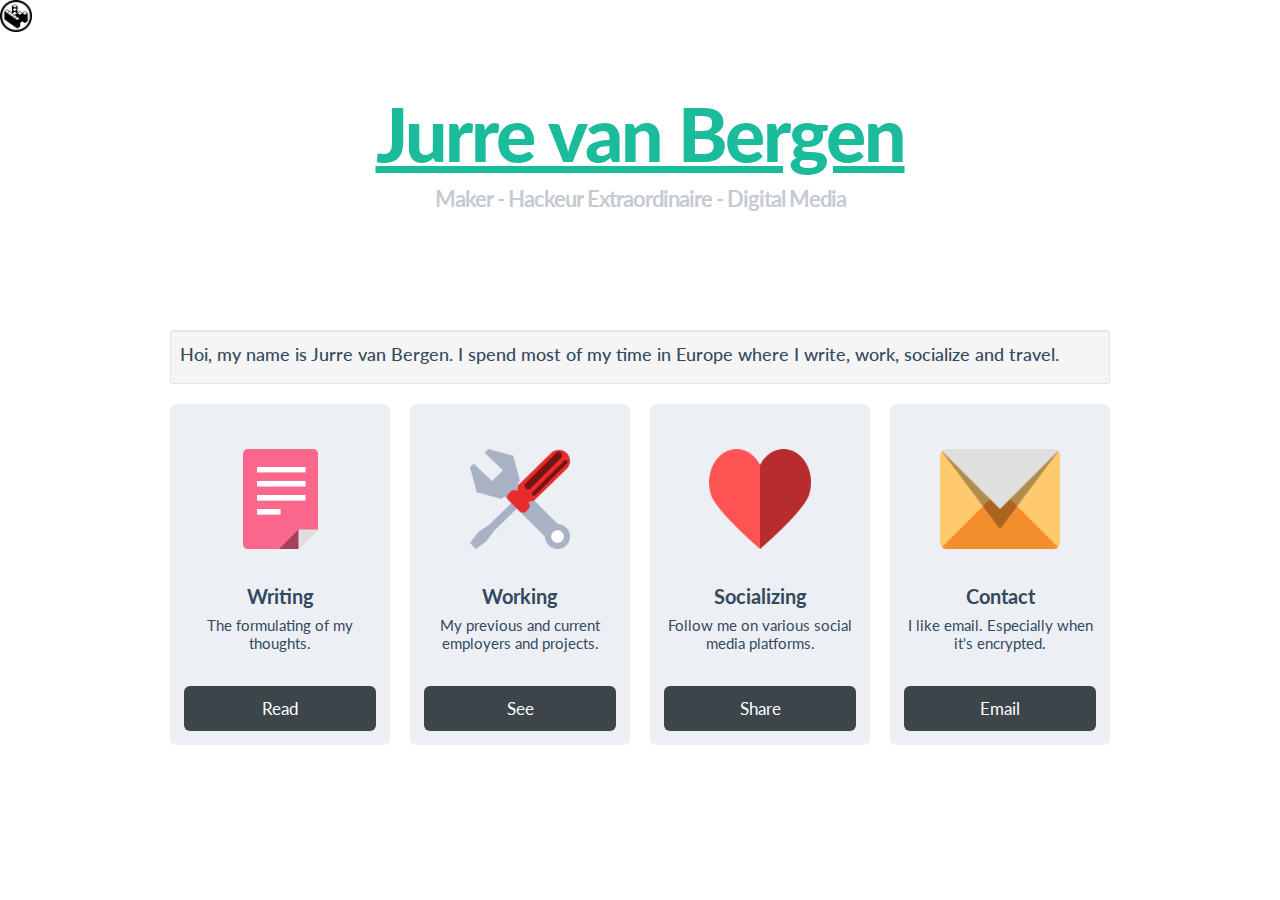
<file: index.html>
<!DOCTYPE html>
<html lang="en">
  <head>
    <meta charset="utf-8">
    <title>Jurre van Bergen</title>
    <meta name="description" content="The home of Jurre van bergen, where he writes, create's and breaks." />
    <meta name="viewport" content="width=device-width, initial-scale=1.0">

    <!-- Loading Bootstrap -->
    <link href="css/bootstrap.css" rel="stylesheet">

    <!-- Loading Flat UI -->
    <link href="css/flat-ui.css" rel="stylesheet">
    <link rel="shortcut icon" href="images/favicon.ico">

    <!-- HTML5 shim, for IE6-8 support of HTML5 elements. All other JS at the end of file. -->
    <!--[if lt IE 9]>
      <script src="js/html5shiv.js"></script>
    <![endif]-->

  </head>
  
  <body>
  
  <!-- Flat-UI+Bootstrap FTW! As one can see, I suck in scripting proper html...-->

<div class="container">
      <div class="demo-headline">
        <h1 class="demo-logo">
          <a href="index.html">Jurre van Bergen</a>
          <small>Maker - Hackeur Extraordinaire - Digital Media</small>
        </h1>
      </div>

<div class="well well-small" >
        <h4>Hoi, my name is Jurre van Bergen. I spend most of my time in Europe where I write, work, socialize and travel.</h4>
</div>

<div class="row demo-tiles">
        <div class="span3">
          <div class="tile">
            <img class="tile-image" alt="" src="images/icons/file.png" />
            <h3 class="tile-title">Writing</h3>
            <p>The formulating of my thoughts.</p>
            <a class="btn btn-primary btn-large btn-block" style="background-color:#3B454A" href="http://jurrevanbergen.nl/blog/">Read</a>
          </div>
        </div>

        <div class="span3">
          <div class="tile">
            <img class="tile-image" alt="" src="images/icons/settings02.png" />
            <h3 class="tile-title">Working</h3>
            <p>My previous and current employers and projects.</p>
            <a class="btn btn-primary btn-large btn-block" style="background-color:#3B454A" href="http://jurrevanbergen.nl/work.html">See</a>
          </div>
        </div>

        <div class="span3">
          <div class="tile">
            <img class="tile-image" alt="" src="images/icons/heart.png" />
            <h3 class="tile-title">Socializing</h3>
            <p>Follow me on various social media platforms. </p>
            <a class="btn btn-primary btn-large btn-block" style="background-color:#3B454A" href="http://jurrevanbergen.nl/social.html">Share</a>
          </div>
        </div>

        <div class="span3">
          <div class="tile">
            <img class="tile-image" alt="" width="120" height="60" src="images/icons/email.png" />
            <h3 class="tile-title">Contact</h3>
            <p>I like email. Especially when it's encrypted. </p>
            <a class="btn btn-primary btn-large btn-block" style="background-color:#3B454A" href="http://jurrevanbergen.nl/contact.html">Email</a>
          </div>

        </div>
      </div> <!-- /tiles -->


            	<a href="http://kopimi.com/"><img alt="" width="32" height="32" src="images/footer/kopimi.png" /></a>

</div> <!-- end layout -->


  	<!-- Load JS here for greater good =============================-->
    <script src="js/jquery-1.8.2.min.js"></script>
    <script src="js/jquery-ui-1.10.0.custom.min.js"></script>
    <script src="js/jquery.dropkick-1.0.0.js"></script>
    <script src="js/custom_checkbox_and_radio.js"></script>
    <script src="js/custom_radio.js"></script>
    <script src="js/jquery.tagsinput.js"></script>
    <script src="js/bootstrap-tooltip.js"></script>
    <script src="js/jquery.placeholder.js"></script>
    <script src="js/application.js"></script>
    <!--[if lt IE 8]>
      <script src="js/icon-font-ie7.js"></script>
      <script src="js/icon-font-ie7-24.js"></script>
    <![endif]-->
  </body>
</html>
</file>
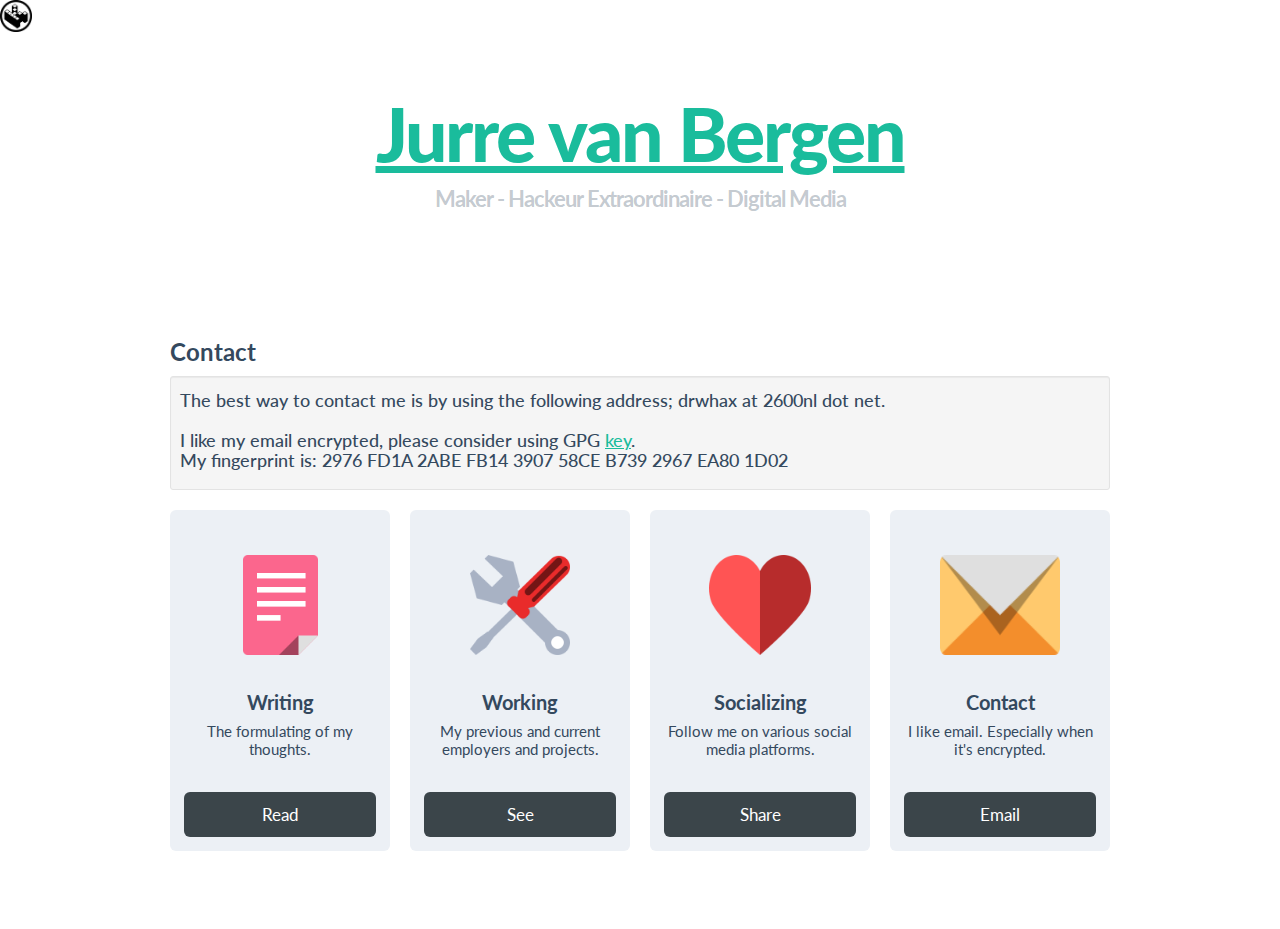
<file: contact.html>
<!DOCTYPE html>
<html lang="en">
  <head>
    <meta charset="utf-8">
    <title>Jurre van Bergen</title>
    <meta name="description" content="The home of Jurre van bergen, where he writes, create's and breaks." />
    <meta name="viewport" content="width=device-width, initial-scale=1.0">

    <!-- Loading Bootstrap -->
    <link href="css/bootstrap.css" rel="stylesheet">

    <!-- Loading Flat UI -->
    <link href="css/flat-ui.css" rel="stylesheet">
    <link rel="shortcut icon" href="images/favicon.ico">

    <!-- HTML5 shim, for IE6-8 support of HTML5 elements. All other JS at the end of file. -->
    <!--[if lt IE 9]>
      <script src="js/html5shiv.js"></script>
    <![endif]-->
  </head>
  
  <body>
  
  <!-- Flat-UI+Bootstrap FTW! As one can see, I suck in scripting proper html...-->

<div class="container">
      <div class="demo-headline">
        <h1 class="demo-logo">
          <a href="index.html">Jurre van Bergen</a>
          <small>Maker - Hackeur Extraordinaire - Digital Media</small>
        </h1>
      </div>

<h3>Contact</h3>
<div class="well well-small" >
        <h4>The best way to contact me is by using the following address; drwhax at 2600nl dot net. <br /><br /> I like my email encrypted, please consider using GPG <a href="http://2600nl.net/~drwhax/drwhax.asc">key</a>. <br /> My fingerprint is: 2976 FD1A 2ABE FB14 3907 58CE B739 2967 EA80 1D02</h4>
</div>

<div class="row demo-tiles">
        <div class="span3">
          <div class="tile">
            <img class="tile-image" alt="" src="images/icons/file.png" />
            <h3 class="tile-title">Writing</h3>
            <p>The formulating of my thoughts.</p>
            <a class="btn btn-primary btn-large btn-block" style="background-color:#3B454A" href="http://jurrevanbergen.nl/blog/">Read</a>
          </div>
        </div>

        <div class="span3">
          <div class="tile">
            <img class="tile-image" alt="" src="images/icons/settings02.png" />
            <h3 class="tile-title">Working</h3>
            <p>My previous and current employers and projects.</p>
            <a class="btn btn-primary btn-large btn-block" style="background-color:#3B454A" href="http://jurrevanbergen.nl/work.html">See</a>
          </div>
        </div>

        <div class="span3">
          <div class="tile">
            <img class="tile-image" alt="" src="images/icons/heart.png" />
            <h3 class="tile-title">Socializing</h3>
            <p>Follow me on various social media platforms. </p>
            <a class="btn btn-primary btn-large btn-block" style="background-color:#3B454A" href="http://jurrevanbergen.nl/social.html">Share</a>
          </div>
        </div>

        <div class="span3">
          <div class="tile">
            <img class="tile-image" alt="" width="120" height="60" src="images/icons/email.png" />
            <h3 class="tile-title">Contact</h3>
            <p>I like email. Especially when it's encrypted. </p>
            <a class="btn btn-primary btn-large btn-block" style="background-color:#3B454A" href="http://jurrevanbergen.nl/contact.html">Email</a>
          </div>

        </div>
      </div> <!-- /tiles -->

  <a href="http://kopimi.com/"><img alt="" width="32" height="32" src="images/footer/kopimi.png" /></a>

</div> <!-- end layout -->


  	<!-- Load JS here for greater good =============================-->
    <script src="js/jquery-1.8.2.min.js"></script>
    <script src="js/jquery-ui-1.10.0.custom.min.js"></script>
    <script src="js/jquery.dropkick-1.0.0.js"></script>
    <script src="js/custom_checkbox_and_radio.js"></script>
    <script src="js/custom_radio.js"></script>
    <script src="js/jquery.tagsinput.js"></script>
    <script src="js/bootstrap-tooltip.js"></script>
    <script src="js/jquery.placeholder.js"></script>
    <script src="js/application.js"></script>
    <!--[if lt IE 8]>
      <script src="js/icon-font-ie7.js"></script>
      <script src="js/icon-font-ie7-24.js"></script>
    <![endif]-->
  </body>
</html>
</file>
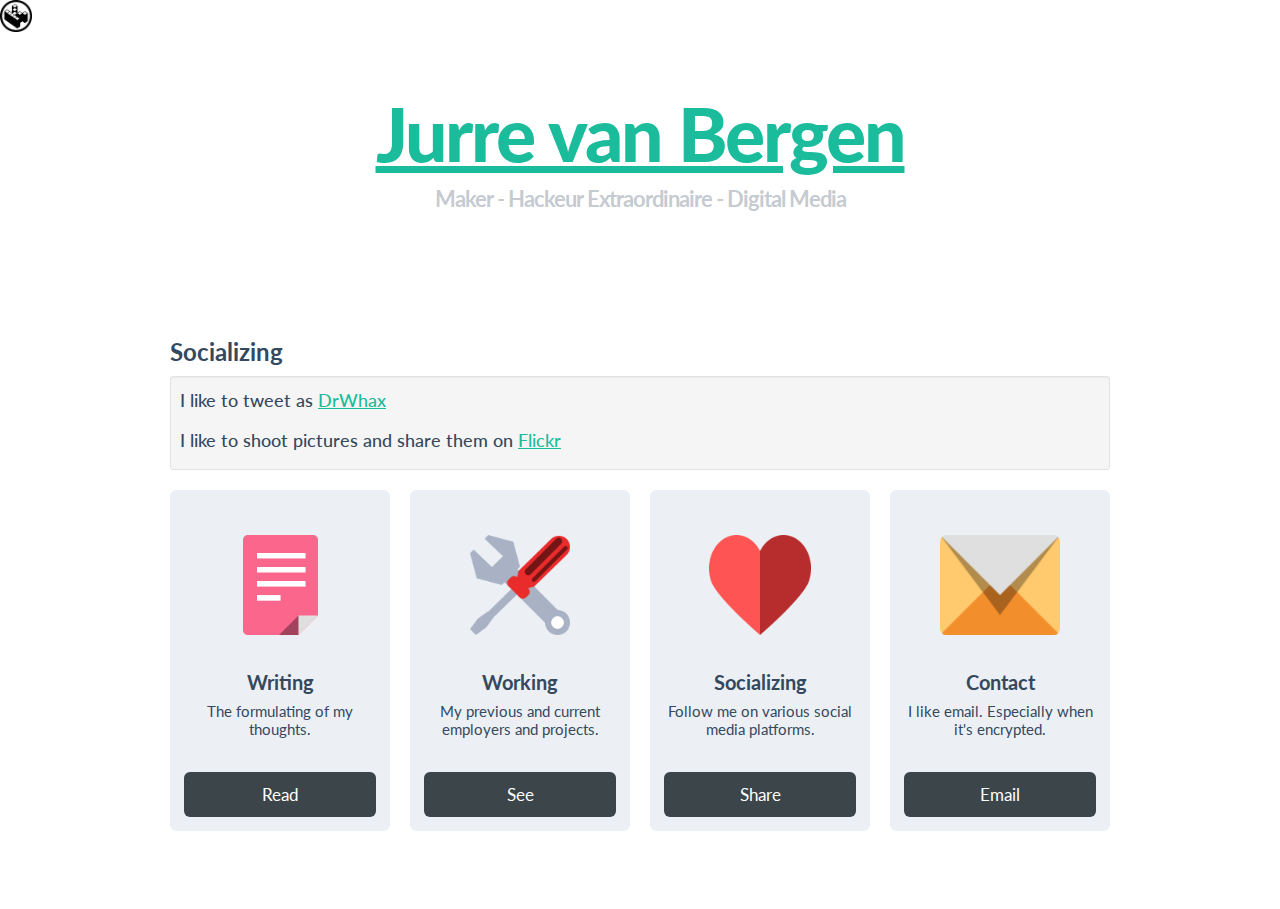
<file: social.html>
<!DOCTYPE html>
<html lang="en">
  <head>
    <meta charset="utf-8">
    <title>Jurre van Bergen</title>
    <meta name="description" content="The home of Jurre van bergen, where he writes, create's and breaks." />
    <meta name="viewport" content="width=device-width, initial-scale=1.0">

    <!-- Loading Bootstrap -->
    <link href="css/bootstrap.css" rel="stylesheet">

    <!-- Loading Flat UI -->
    <link href="css/flat-ui.css" rel="stylesheet">
    <link rel="shortcut icon" href="images/favicon.ico">

    <!-- HTML5 shim, for IE6-8 support of HTML5 elements. All other JS at the end of file. -->
    <!--[if lt IE 9]>
      <script src="js/html5shiv.js"></script>
    <![endif]-->
  </head>
  
  <body>
  
  <!-- Flat-UI+Bootstrap FTW! As one can see, I suck in scripting proper html...-->

<div class="container">
      <div class="demo-headline">
        <h1 class="demo-logo">
          <a href="index.html">Jurre van Bergen</a>
          <small>Maker - Hackeur Extraordinaire - Digital Media</small>
        </h1>
      </div>

<h3>Socializing</h3>
<div class="well well-small" >
        <h4>

        I like to tweet as <a href="https://twitter.com/DrWhax">DrWhax</a><br /><br />

        I like to shoot pictures and share them on <a href="https://secure.flickr.com/photos/drwhax/">Flickr</a><br />


        </h4>
</div>

<div class="row demo-tiles">
        <div class="span3">
          <div class="tile">
            <img class="tile-image" alt="" src="images/icons/file.png" />
            <h3 class="tile-title">Writing</h3>
            <p>The formulating of my thoughts.</p>
            <a class="btn btn-primary btn-large btn-block" style="background-color:#3B454A" href="http://jurrevanbergen.nl/blog/">Read</a>
          </div>
        </div>

        <div class="span3">
          <div class="tile">
            <img class="tile-image" alt="" src="images/icons/settings02.png" />
            <h3 class="tile-title">Working</h3>
            <p>My previous and current employers and projects.</p>
            <a class="btn btn-primary btn-large btn-block" style="background-color:#3B454A" href="http://jurrevanbergen.nl/work.html">See</a>
          </div>
        </div>

        <div class="span3">
          <div class="tile">
            <img class="tile-image" alt="" src="images/icons/heart.png" />
            <h3 class="tile-title">Socializing</h3>
            <p>Follow me on various social media platforms. </p>
            <a class="btn btn-primary btn-large btn-block" style="background-color:#3B454A" href="http://jurrevanbergen.nl/social.html">Share</a>
          </div>
        </div>

        <div class="span3">
          <div class="tile">
            <img class="tile-image" alt="" width="120" height="60" src="images/icons/email.png" />
            <h3 class="tile-title">Contact</h3>
            <p>I like email. Especially when it's encrypted. </p>
            <a class="btn btn-primary btn-large btn-block" style="background-color:#3B454A" href="http://jurrevanbergen.nl/contact.html">Email</a>
          </div>

        </div>
      </div> <!-- /tiles -->

  <a href="http://kopimi.com/"><img alt="" width="32" height="32" src="images/footer/kopimi.png" /></a>

</div> <!-- end layout -->


  	<!-- Load JS here for greater good =============================-->
    <script src="js/jquery-1.8.2.min.js"></script>
    <script src="js/jquery-ui-1.10.0.custom.min.js"></script>
    <script src="js/jquery.dropkick-1.0.0.js"></script>
    <script src="js/custom_checkbox_and_radio.js"></script>
    <script src="js/custom_radio.js"></script>
    <script src="js/jquery.tagsinput.js"></script>
    <script src="js/bootstrap-tooltip.js"></script>
    <script src="js/jquery.placeholder.js"></script>
    <script src="js/application.js"></script>
    <!--[if lt IE 8]>
      <script src="js/icon-font-ie7.js"></script>
      <script src="js/icon-font-ie7-24.js"></script>
    <![endif]-->
  </body>
</html>
</file>
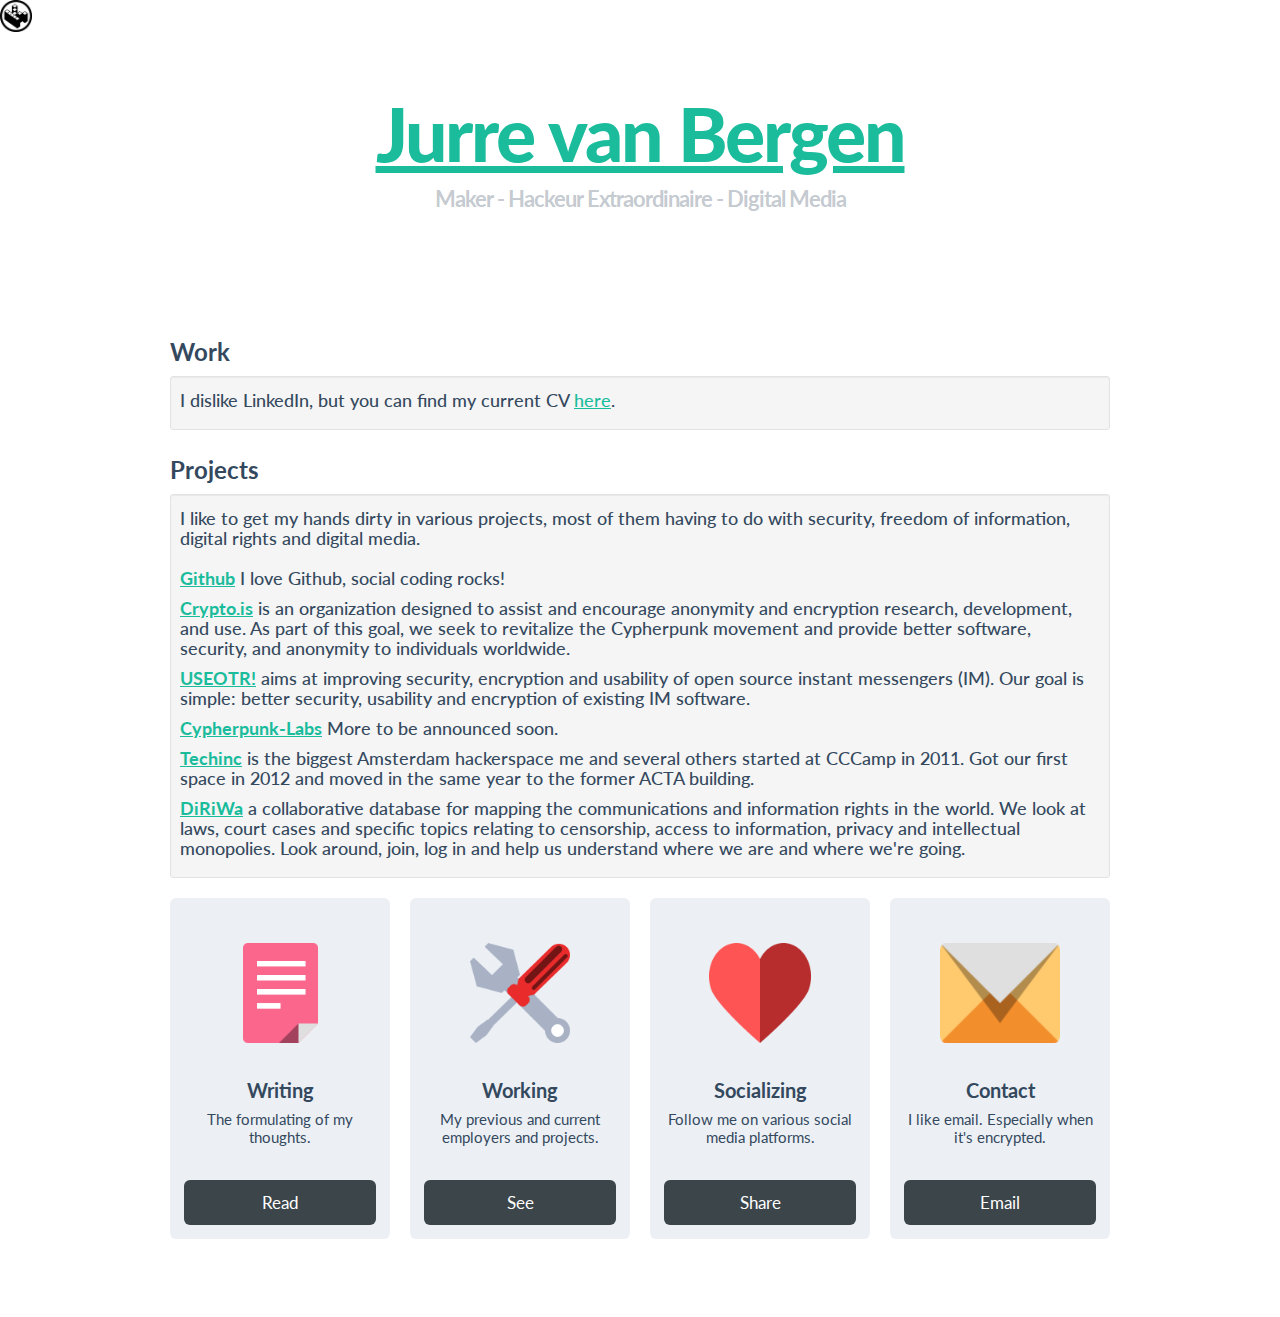
<file: work.html>
<!DOCTYPE html>
<html lang="en">
  <head>
    <meta charset="utf-8">
    <title>Jurre van Bergen</title>
    <meta name="description" content="The home of Jurre van bergen, where he writes, create's and breaks." />
    <meta name="viewport" content="width=device-width, initial-scale=1.0">

    <!-- Loading Bootstrap -->
    <link href="css/bootstrap.css" rel="stylesheet">

    <!-- Loading Flat UI -->
    <link href="css/flat-ui.css" rel="stylesheet">
    <link rel="shortcut icon" href="images/favicon.ico">

    <!-- HTML5 shim, for IE6-8 support of HTML5 elements. All other JS at the end of file. -->
    <!--[if lt IE 9]>
      <script src="js/html5shiv.js"></script>
    <![endif]-->
  </head>
  
  <body>
  
  <!-- Flat-UI+Bootstrap FTW! As one can see, I suck in scripting proper html...-->

<div class="container">
      <div class="demo-headline">
        <h1 class="demo-logo">
          <a href="index.html">Jurre van Bergen</a>
          <small>Maker - Hackeur Extraordinaire - Digital Media</small>
        </h1>
      </div>

<h3>Work</h3>
<div class="well well-small" >
        <h4>I dislike LinkedIn, but you can find my current CV <a href="http://nl.linkedin.com/pub/jurre-van-bergen/59/370/339">here</a>.</h4>
</div>

<h3>Projects</h3>
<div class="well well-small" >
        <h4>I like to get my hands dirty in various projects, most of them having to do with security, freedom of information, digital rights and digital media.<br /><br />

        <p><b><a href="https://github.com/drwhax">Github</a></b> I love Github, social coding rocks!</p>

        <p><b><a href="https://crypto.is">Crypto.is</a></b> is an organization designed to assist and encourage anonymity and encryption research, development, and use.  As part of this goal, we seek to revitalize the Cypherpunk movement and provide better software, security, and anonymity to individuals worldwide. </p>

        <p><b><a href="https://www.useotrproject.org/">USEOTR!</a></b> aims at improving security, encryption and usability of open source instant messengers (IM). Our goal is simple: better security, usability and encryption of existing IM software. </p>

        <p><b><a href="http://cypherpunk-labs.nl/">Cypherpunk-Labs</a></b> More to be announced soon.</p>

        <p><b><a href="http://techinc.nl/">Techinc</a></b> is the biggest Amsterdam hackerspace me and several others started at CCCamp in 2011. Got our first space in 2012 and moved in the same year to the former ACTA building.</p>

	<p><b><a href="http://diriwa.org">DiRiWa</a></b> a collaborative database for mapping the communications and information rights in the world. We look at laws, court cases and specific topics relating to censorship, access to information, privacy and intellectual monopolies. Look around, join, log in and help us understand where we are and where we're going.</p>
        <!-- <p><b><a href=""></a></b> </p> -->
        </h4>
</div>

<div class="row demo-tiles">
        <div class="span3">
          <div class="tile">
            <img class="tile-image" alt="" src="images/icons/file.png" />
            <h3 class="tile-title">Writing</h3>
            <p>The formulating of my thoughts.</p>
            <a class="btn btn-primary btn-large btn-block" style="background-color:#3B454A" href="http://jurrevanbergen.nl/blog/">Read</a>
          </div>
        </div>

        <div class="span3">
          <div class="tile">
            <img class="tile-image" alt="" src="images/icons/settings02.png" />
            <h3 class="tile-title">Working</h3>
            <p>My previous and current employers and projects.</p>
            <a class="btn btn-primary btn-large btn-block" style="background-color:#3B454A" href="http://jurrevanbergen.nl/work.html">See</a>
          </div>
        </div>

        <div class="span3">
          <div class="tile">
            <img class="tile-image" alt="" src="images/icons/heart.png" />
            <h3 class="tile-title">Socializing</h3>
            <p>Follow me on various social media platforms. </p>
            <a class="btn btn-primary btn-large btn-block" style="background-color:#3B454A" href="http://jurrevanbergen.nl/social.html">Share</a>
          </div>
        </div>

        <div class="span3">
          <div class="tile">
            <img class="tile-image" alt="" width="120" height="60" src="images/icons/email.png" />
            <h3 class="tile-title">Contact</h3>
            <p>I like email. Especially when it's encrypted. </p>
            <a class="btn btn-primary btn-large btn-block" style="background-color:#3B454A" href="http://jurrevanbergen.nl/contact.html">Email</a>
          </div>

        </div>
      </div> <!-- /tiles -->

  <a href="http://kopimi.com/"><img alt="" width="32" height="32" src="images/footer/kopimi.png" /></a>

</div> <!-- end layout -->


  	<!-- Load JS here for greater good =============================-->
    <script src="js/jquery-1.8.2.min.js"></script>
    <script src="js/jquery-ui-1.10.0.custom.min.js"></script>
    <script src="js/jquery.dropkick-1.0.0.js"></script>
    <script src="js/custom_checkbox_and_radio.js"></script>
    <script src="js/custom_radio.js"></script>
    <script src="js/jquery.tagsinput.js"></script>
    <script src="js/bootstrap-tooltip.js"></script>
    <script src="js/jquery.placeholder.js"></script>
    <script src="js/application.js"></script>
    <!--[if lt IE 8]>
      <script src="js/icon-font-ie7.js"></script>
      <script src="js/icon-font-ie7-24.js"></script>
    <![endif]-->
  </body>
</html>
</file>
<file: css/flat-ui.css>
@import url("http://fonts.googleapis.com/css?family=Lato:400,700,900,400italic");
@font-face {
  font-family: "Flat-UI-Icons-16";
  src: url("../fonts/Flat-UI-Icons-16.eot");
  src: url("../fonts/Flat-UI-Icons-16.eot?#iefix") format("embedded-opentype"), url("../fonts/Flat-UI-Icons-16.woff") format("woff"), url("../fonts/Flat-UI-Icons-16.ttf") format("truetype"), url("../fonts/Flat-UI-Icons-16.svg#Flat-UI-Icons-16") format("svg");
  font-weight: normal;
  font-style: normal; }

/* Use the following CSS code if you want to use data attributes for inserting your icons */
[data-icon]:before {
  font-family: "Flat-UI-Icons-16";
  content: attr(data-icon);
  speak: none;
  font-weight: normal;
  line-height: 1;
  -webkit-font-smoothing: antialiased; }

/* Use the following CSS code if you want to have a class per icon */
/*Instead of a list of all class selectors,
 *you can use the generic selector below, but it's slower:
 *[class*="fui-"]:before { */
.fui-volume-16:before, .fui-video-16:before, .fui-time-16:before, .fui-settings-16:before, .fui-plus-16:before, .fui-new-16:before, .fui-menu-16:before, .fui-man-16:before, .fui-mail-16:before, .fui-lock-16:before, .fui-location-16:before, .fui-heart-16:before, .fui-eye-16:before, .fui-cross-16:before, .fui-cmd-16:before, .fui-checkround-16:before, .fui-checkmark-16:before, .fui-camera-16:before, .fui-calendar-16:before, .fui-bubble-16:before {
  font-family: "Flat-UI-Icons-16";
  speak: none;
  font-style: normal;
  font-weight: normal;
  line-height: 1;
  -webkit-font-smoothing: antialiased; }

.fui-volume-16:before {
  content: "\e000"; }

.fui-video-16:before {
  content: "\e001"; }

.fui-time-16:before {
  content: "\e002"; }

.fui-settings-16:before {
  content: "\e003"; }

.fui-plus-16:before {
  content: "\e004"; }

.fui-new-16:before {
  content: "\e005"; }

.fui-menu-16:before {
  content: "\e006"; }

.fui-man-16:before {
  content: "\e007"; }

.fui-mail-16:before {
  content: "\e008"; }

.fui-lock-16:before {
  content: "\e009"; }

.fui-location-16:before {
  content: "\e00a"; }

.fui-heart-16:before {
  content: "\e00b"; }

.fui-eye-16:before {
  content: "\e00c"; }

.fui-cross-16:before {
  content: "\e00d"; }

.fui-cmd-16:before {
  content: "\e00e"; }

.fui-checkround-16:before {
  content: "\e00f"; }

.fui-checkmark-16:before {
  content: "\e010"; }

.fui-camera-16:before {
  content: "\e011"; }

.fui-calendar-16:before {
  content: "\e012"; }

.fui-bubble-16:before {
  content: "\e013"; }

@font-face {
  font-family: "Flat-UI-Icons-24";
  src: url("../fonts/Flat-UI-Icons-24.eot");
  src: url("../fonts/Flat-UI-Icons-24.eot?#iefix") format("embedded-opentype"), url("../fonts/Flat-UI-Icons-24.woff") format("woff"), url("../fonts/Flat-UI-Icons-24.ttf") format("truetype"), url("../fonts/Flat-UI-Icons-24.svg#Flat-UI-Icons-24") format("svg");
  font-weight: normal;
  font-style: normal; }

/* Use the following CSS code if you want to use data attributes for inserting your icons */
[data-icon]:before {
  font-family: "Flat-UI-Icons-24";
  content: attr(data-icon);
  speak: none;
  font-weight: normal;
  line-height: 1;
  -webkit-font-smoothing: antialiased; }

/* Use the following CSS code if you want to have a class per icon */
/*Instead of a list of all class selectors,
 *you can use the generic selector below, but it's slower:
 *[class*="fui-"]:before { */
.fui-video-24:before, .fui-time-24:before, .fui-settings-24:before, .fui-plus-24:before, .fui-new-24:before, .fui-menu-24:before, .fui-man-24:before, .fui-mail-24:before, .fui-lock-24:before, .fui-location-24:before, .fui-heart-24:before, .fui-eye-24:before, .fui-cross-24:before, .fui-cmd-24:before, .fui-checkround-24:before, .fui-checkmark-24:before, .fui-calendar-24:before, .fui-bubble-24:before, .fui-volume-24:before, .fui-camera-24:before {
  font-family: "Flat-UI-Icons-24";
  speak: none;
  font-style: normal;
  font-weight: normal;
  line-height: 1;
  -webkit-font-smoothing: antialiased; }

.fui-video-24:before {
  content: "\e000"; }

.fui-time-24:before {
  content: "\e001"; }

.fui-settings-24:before {
  content: "\e002"; }

.fui-plus-24:before {
  content: "\e003"; }

.fui-new-24:before {
  content: "\e005"; }

.fui-menu-24:before {
  content: "\e006"; }

.fui-man-24:before {
  content: "\e007"; }

.fui-mail-24:before {
  content: "\e008"; }

.fui-lock-24:before {
  content: "\e009"; }

.fui-location-24:before {
  content: "\e00a"; }

.fui-heart-24:before {
  content: "\e00b"; }

.fui-eye-24:before {
  content: "\e00c"; }

.fui-cross-24:before {
  content: "\e00d"; }

.fui-cmd-24:before {
  content: "\e00e"; }

.fui-checkround-24:before {
  content: "\e00f"; }

.fui-checkmark-24:before {
  content: "\e010"; }

.fui-calendar-24:before {
  content: "\e011"; }

.fui-bubble-24:before {
  content: "\e012"; }

.fui-volume-24:before {
  content: "\e013"; }

.fui-camera-24:before {
  content: "\e004"; }

body {
  color: #34495e;
  font: 14px/1.231 "Lato", sans-serif; }

a {
  color: #1abc9c;
  text-decoration: underline;
  -webkit-transition: 0.25s;
  -moz-transition: 0.25s;
  -o-transition: 0.25s;
  transition: 0.25s;
  -webkit-backface-visibility: hidden; }
  a:hover {
    color: #2ecc71;
    text-decoration: none; }

h1 {
  font-size: 32px;
  font-weight: 900; }

h2 {
  font-size: 26px;
  font-weight: 700;
  margin-bottom: 2px; }

h3 {
  font-size: 24px;
  font-weight: 700;
  margin-bottom: 4px;
  margin-top: 2px; }

h4 {
  font-size: 18px;
  font-weight: 500;
  margin-top: 4px; }

h5 {
  font-size: 16px;
  font-weight: 500;
  text-transform: uppercase; }

h6 {
  font-size: 13px;
  font-weight: 500;
  text-transform: uppercase; }

.btn {
  border: none;
  background: #34495e;
  color: white;
  font-size: 16.5px;
  text-decoration: none;
  text-shadow: none;
  -webkit-box-shadow: none;
  -moz-box-shadow: none;
  box-shadow: none;
  -webkit-transition: 0.25s;
  -moz-transition: 0.25s;
  -o-transition: 0.25s;
  transition: 0.25s;
  -webkit-backface-visibility: hidden; }
  .btn:hover, .btn:focus {
    background-color: #4e6d8d;
    color: white;
    -webkit-transition: 0.25s;
    -moz-transition: 0.25s;
    -o-transition: 0.25s;
    transition: 0.25s;
    -webkit-backface-visibility: hidden; }
  .btn:active, .btn.active {
    background-color: #2c3e50;
    color: rgba(255, 255, 255, 0.75);
    -webkit-box-shadow: none;
    -moz-box-shadow: none;
    box-shadow: none; }
  .btn.disabled, .btn[disabled] {
    background-color: #95a5a6;
    color: white; }
  .btn.btn-large {
    padding-bottom: 12px;
    padding-top: 13px; }
  .btn.btn-primary {
    background-color: #1abc9c; }
    .btn.btn-primary:hover, .btn.btn-primary:focus {
      background-color: #2fe2bf; }
    .btn.btn-primary:active, .btn.btn-primary.active {
      background-color: #16a085; }
  .btn.btn-info {
    background-color: #3498db; }
    .btn.btn-info:hover, .btn.btn-info:focus {
      background-color: #5dade2; }
    .btn.btn-info:active, .btn.btn-info.active {
      background-color: #2383c4; }
  .btn.btn-danger {
    background-color: #e74c3c; }
    .btn.btn-danger:hover, .btn.btn-danger:focus {
      background-color: #ec7063; }
    .btn.btn-danger:active, .btn.btn-danger.active {
      background-color: #dc2d1b; }
  .btn.btn-success {
    background-color: #2ecc71; }
    .btn.btn-success:hover, .btn.btn-success:focus {
      background-color: #55d98d; }
    .btn.btn-success:active, .btn.btn-success.active {
      background-color: #27ad60; }
  .btn.btn-warning {
    background-color: #f1c40f; }
    .btn.btn-warning:hover, .btn.btn-warning:focus {
      background-color: #f4d03f; }
    .btn.btn-warning:active, .btn.btn-warning.active {
      background-color: #cea70c; }
  .btn-toolbar .btn {
    font-size: 18px;
    padding: 10px 14px 9px; }
    .btn-toolbar .btn:first-child {
      -webkit-border-radius: 6px 0 0 6px;
      -moz-border-radius: 6px 0 0 6px;
      border-radius: 6px 0 0 6px; }
    .btn-toolbar .btn:last-child {
      -webkit-border-radius: 0 6px 6px 0;
      -moz-border-radius: 0 6px 6px 0;
      border-radius: 0 6px 6px 0; }

.btn-toolbar .btn.active {
  color: white; }

.demo-headline {
  padding: 73px 0 110px;
  text-align: center; }

.demo-logo {
  font-size: 75px;
  font-weight: 900;
  letter-spacing: -2px;
  line-height: 100px; }
  .demo-logo .logo {
    background: url("../images/demo/logo-mask.png") center 0 no-repeat;
    background-size: 256px 186px;
    height: 186px;
    margin: 0 auto 26px;
    overflow: hidden;
    text-indent: -9999em;
    width: 256px; }
  .demo-logo small {
    color: rgba(52, 73, 94, 0.3);
    display: block;
    font-size: 22px;
    font-weight: 700;
    letter-spacing: -1px;
    padding-top: 5px; }

.demo-row {
  margin-bottom: 20px; }

.demo-panel-title {
  margin-bottom: 20px;
  padding-top: 20px; }
  .demo-panel-title small {
    color: #bfc1c3;
    font-size: inherit;
    font-weight: 400; }

.demo-navigation {
  margin-bottom: -4px;
  margin-top: -10px; }

.demo-pager {
  margin-top: -10px; }

.demo-tooltips {
  height: 126px; }
  .demo-tooltips .tooltip {
    left: -8px !important;
    position: relative !important;
    top: -8px !important; }

.demo-headings {
  margin-bottom: 12px; }

.demo-tiles {
  margin-bottom: 46px; }

.demo-icons {
  margin-bottom: 115px; }

.demo-icons-24 {
  font-size: 24px;
  margin-bottom: 38px;
  position: relative; }
  .demo-icons-24 span {
    margin: 0 0 0 18px; }
    .demo-icons-24 span:first-child {
      margin-left: 0; }

.demo-icons-16 {
  font-size: 16px;
  margin: 0 0 38px 5px;
  position: relative; }
  .demo-icons-16 span {
    margin: 0 0 0 28px; }
    .demo-icons-16 span:first-child {
      margin-left: 0; }

.demo-icons-tooltip {
  bottom: 0;
  color: #b9c8d8;
  font-size: 12px;
  left: 100%;
  margin-left: 0 !important;
  position: absolute;
  width: 80px; }

.demo-illustrations {
  margin-bottom: 45px; }
  .demo-illustrations img {
    height: 100px;
    margin-left: 35px;
    width: 100px;
    vertical-align: bottom; }
    .demo-illustrations img:first-child {
      margin-left: 0; }
    .demo-illustrations img.big-illustration {
      height: 111px;
      width: 112px; }
    .demo-illustrations img.big-retina-illustration {
      height: 104px;
      margin-right: -24px;
      width: 117px; }
    .demo-illustrations img.big-illustration-pusher {
      margin-right: 12px; }

.demo-samples {
  margin-bottom: 46px; }

.demo-video {
  border-radius: 6px;
  padding-top: 95px; }

.demo-download-section {
  float: none;
  margin: 0 auto;
  padding: 60px 0 90px 20px;
  text-align: center; }
  .demo-download-section [class*='fui-'] {
    margin: 3px 0 -3px; }

.demo-download {
  background-color: #e8edf2;
  border-radius: 50%;
  height: 120px;
  margin: 0 auto 32px;
  padding: 40px 28px 30px 32px;
  text-align: center;
  width: 130px; }
  .demo-download img {
    height: 104px;
    width: 82px; }

.demo-download-text {
  font-size: 15px;
  padding: 20px 0;
  text-align: center; }

.demo-text-box a:hover {
  color: #1abc9c; }

.demo-browser {
  background: #2c3e50 url("../images/demo/browser.png") 0 0 no-repeat;
  background-size: 659px 42px;
  border-radius: 0 0 6px 6px;
  color: white;
  margin: 0 41px 140px 0;
  padding-top: 42px; }

.demo-browser-side {
  float: left;
  padding: 22px 20px;
  width: 111px; }
  .demo-browser-side > h5 {
    margin-bottom: 3px;
    text-transform: none; }
  .demo-browser-side > h6 {
    font-size: 11px;
    font-weight: 300;
    line-height: 18px;
    margin-top: 3px;
    text-transform: none; }

.demo-browser-author {
  background: url("../images/demo/browser-author.jpg") center center no-repeat;
  border: 3px solid white;
  display: block;
  height: 84px;
  margin: 0 auto;
  width: 84px;
  -webkit-border-radius: 50%;
  -moz-border-radius: 50%;
  border-radius: 50%; }

.demo-browser-action {
  padding: 30px 0 12px; }
  .demo-browser-action > .btn {
    padding: 9px 0 10px 11px;
    text-align: left;
    -webkit-border-radius: 3px;
    -moz-border-radius: 3px;
    border-radius: 3px; }
    .demo-browser-action > .btn:before {
      color: white;
      content: "\e004";
      font-size: 16px;
      font-family: "Flat-UI-Icons-16";
      font-weight: 300;
      margin-right: 12px;
      position: relative;
      top: 1px;
      -webkit-font-smoothing: antialiased; }

.demo-browser-content {
  background-color: #34495e;
  border-radius: 0 0 6px;
  overflow: hidden;
  padding: 21px 0 0 20px; }
  .demo-browser-content > img {
    border: 6px solid white;
    float: left;
    margin: 0 15px 20px 0;
    width: 134px; }

@media only screen and (-webkit-min-device-pixel-ratio: 2), only screen and (-webkit-min-device-pixel-ratio: 1.5), only screen and (-moz-min-device-pixel-ratio: 2), only screen and (-o-min-device-pixel-ratio: 3 / 2), only screen and (-o-min-device-pixel-ratio: 2 / 1), only screen and (min--moz-device-pixel-ratio: 1.5), only screen and (min-device-pixel-ratio: 1.5), only screen and (min-device-pixel-ratio: 2) {
  .logo {
    background-image: url("../images/demo/logo-mask-2x.png"); }

  .demo-browser {
    background-image: url("../images/demo/browser-2x.png"); } }
.navbar {
  font-size: 18px; }
  .navbar .brand {
    color: #1abc9c;
    font-size: inherit;
    font-weight: 700;
    padding-bottom: 16px;
    padding-top: 15px; }
  .navbar .nav > li:hover > ul {
    top: 100%; }
  .navbar .nav > li > ul {
    padding-top: 13px;
    top: 80%;
    background-color: white\9; }
    .navbar .nav > li > ul:before {
      content: "";
      border-style: solid;
      border-width: 0 9px 9px 9px;
      border-color: transparent transparent #34495e transparent;
      height: 0px;
      position: absolute;
      left: 15px;
      top: 5px;
      width: 0px;
      -webkit-transform: rotate(360deg); }
    .navbar .nav > li > ul li:hover ul {
      opacity: 1;
      -webkit-transform: scale(1, 1);
      visibility: visible;
      display: block\9; }
    .navbar .nav > li > ul li ul {
      left: 100%; }
  .navbar .nav > li > a {
    padding: 14px 15px 17px; }
    .navbar .nav > li > a:hover {
      color: #1abc9c; }
  .navbar .nav li {
    position: relative; }
    .navbar .nav li:hover > ul {
      opacity: 1;
      z-index: 100;
      -webkit-transform: scale(1, 1);
      visibility: visible;
      display: block\9; }
  .navbar .nav ul {
    border-radius: 4px;
    left: 15px;
    list-style-type: none;
    margin-left: 0;
    opacity: 0;
    position: absolute;
    top: 0;
    width: 234px;
    z-index: -100;
    -webkit-transform: scale(1, 0.99);
    -webkit-transform-origin: 0 0;
    visibility: hidden;
    display: none\9;
    -webkit-transition: 0.3s ease-out;
    -moz-transition: 0.3s ease-out;
    -o-transition: 0.3s ease-out;
    transition: 0.3s ease-out;
    -webkit-backface-visibility: hidden; }
    .navbar .nav ul ul {
      left: 95%;
      padding-left: 5px; }
    .navbar .nav ul li {
      background-color: #34495e;
      padding: 0 3px 3px; }
      .navbar .nav ul li:first-child {
        border-radius: 4px 4px 0 0;
        padding-top: 3px; }
      .navbar .nav ul li:last-child {
        border-radius: 0 0 4px 4px; }
      .navbar .nav ul li.active > a, .navbar .nav ul li.active > a:hover {
        background-color: #1abc9c;
        color: white; }
    .navbar .nav ul a {
      border-radius: 2px;
      color: white;
      display: block;
      font-size: 14px;
      padding: 6px 9px;
      text-decoration: none; }
      .navbar .nav ul a:hover {
        background-color: #1abc9c; }

.navbar-inner {
  border: none;
  padding-left: 4px;
  padding-right: 4px;
  -webkit-border-radius: 6px;
  -moz-border-radius: 6px;
  border-radius: 6px;
  filter: progid:DXImageTransform.Microsoft.gradient(enabled = false); }

.navbar-inverse .navbar-inner {
  background: #34495e;
  filter: progid:DXImageTransform.Microsoft.gradient(enabled = false); }
.navbar-inverse .nav > li > a {
  color: white; }
.navbar-inverse .nav .active > a, .navbar-inverse .nav .active > a:hover, .navbar-inverse .nav .active > a:focus {
  background-color: transparent;
  color: #1abc9c;
  -webkit-box-shadow: none;
  -moz-box-shadow: none;
  box-shadow: none; }

.navbar-unread {
  background-color: #e74c3c;
  border-radius: 30px;
  color: white;
  display: none;
  font-size: 12px;
  font-weight: 500;
  line-height: 18px;
  min-width: 8px;
  padding: 0 5px;
  position: absolute;
  right: -7px;
  text-align: center;
  text-shadow: none;
  top: 8px;
  z-index: 10; }
  .active .navbar-unread {
    display: block; }

.dk_container {
  cursor: pointer;
  font-size: 14px;
  margin-bottom: 10px;
  outline: none; }

.dk_toggle {
  background-color: #1abc9c;
  color: white;
  border-radius: 6px;
  overflow: hidden;
  padding: 11px 45px 11px 13px;
  text-decoration: none;
  white-space: nowrap;
  -webkit-transition: 0.25s;
  -moz-transition: 0.25s;
  -o-transition: 0.25s;
  transition: 0.25s;
  -webkit-backface-visibility: hidden; }
  .dk_toggle:hover, .dk_toggle:focus, .dk_focus .dk_toggle {
    background-color: #2fe2bf;
    color: white;
    outline: none; }
  .dk_toggle:active {
    background-color: #16a085;
    outline: none; }
    .dk_toggle:active .select-icon {
      border-left-color: transparent; }

.select-icon {
  background: #1abc9c url("../images/select/toggle.png") no-repeat right center;
  border-left: 2px solid rgba(52, 73, 94, 0.15);
  border-radius: 0 6px 6px 0;
  height: 100%;
  position: absolute;
  right: 0;
  top: 0;
  width: 42px;
  -webkit-transition: 0.25s;
  -moz-transition: 0.25s;
  -o-transition: 0.25s;
  transition: 0.25s;
  -webkit-backface-visibility: hidden; }

.dk_open {
  z-index: 10; }
  .dk_open .dk_toggle {
    background-color: #1abc9c; }
    .dk_open .dk_toggle .select-icon {
      background-color: #16a085;
      border-left-color: transparent; }

.dk_options {
  padding-top: 14px; }
  .dk_options:before {
    content: "";
    border-style: solid;
    border-width: 0 9px 9px 9px;
    border-color: transparent transparent #34495e transparent;
    height: 0px;
    position: absolute;
    left: 15px;
    top: 5px;
    width: 0px;
    -webkit-transform: rotate(360deg); }
  .dk_options:before {
    left: auto;
    right: 12px; }
  .dk_options li {
    padding-bottom: 3px; }
  .dk_options a {
    border-radius: 3px;
    color: white;
    display: block;
    padding: 5px 9px;
    text-decoration: none; }
    .dk_options a:hover {
      background-color: #1abc9c; }

.dk_option_current a {
  background-color: #1abc9c; }

.dk_options_inner {
  background-color: #34495e;
  border-radius: 5px;
  margin: 0;
  max-height: 244px;
  padding: 3px 3px 0; }

.dk_touch .dk_options {
  max-height: 250px; }

.dk_container {
  display: none;
  position: relative;
  vertical-align: middle; }
  .dk_container.dk_shown {
    display: inline-block;
    zoom: 1;
    *display: inline; }
  .dk_container[class*="span"] {
    float: none;
    margin-left: 0; }

.dk_toggle {
  display: block;
  position: relative; }

.dk_open {
  position: relative; }
  .dk_open .dk_options {
    margin-top: -1px;
    opacity: 1;
    z-index: 10;
    display: block\9; }
  .dk_open .dk_label {
    color: inherit; }

.dk_options {
  margin-top: -21px;
  position: absolute;
  left: 0;
  opacity: 0;
  width: 220px;
  z-index: -100;
  display: none\9;
  -webkit-transition: 0.3s ease-out;
  -moz-transition: 0.3s ease-out;
  -o-transition: 0.3s ease-out;
  transition: 0.3s ease-out;
  -webkit-backface-visibility: hidden; }
  .select-right .dk_options {
    left: auto;
    right: 0; }
  .dk_options a {
    display: block; }

.dk_options_inner {
  overflow: auto;
  outline: none;
  position: relative; }

.dk_touch .dk_options {
  overflow: hidden; }
.dk_touch .dk_options_inner {
  max-height: none;
  overflow: visible; }

.dk_fouc select {
  position: relative;
  top: -99999em;
  visibility: hidden; }

textarea,
input[type="text"],
input[type="password"],
input[type="datetime"],
input[type="datetime-local"],
input[type="date"],
input[type="month"],
input[type="time"],
input[type="week"],
input[type="number"],
input[type="email"],
input[type="url"],
input[type="search"],
input[type="tel"],
input[type="color"],
.uneditable-input {
  border: 2px solid #dce4ec;
  color: #34495e;
  font-family: "Lato", sans-serif;
  font-size: 14px;
  padding: 8px 0 9px 10px;
  text-indent: 1px;
  -webkit-border-radius: 6px;
  -moz-border-radius: 6px;
  border-radius: 6px;
  -webkit-box-shadow: none;
  -moz-box-shadow: none;
  box-shadow: none; }
  textarea:-moz-placeholder,
  input[type="text"]:-moz-placeholder,
  input[type="password"]:-moz-placeholder,
  input[type="datetime"]:-moz-placeholder,
  input[type="datetime-local"]:-moz-placeholder,
  input[type="date"]:-moz-placeholder,
  input[type="month"]:-moz-placeholder,
  input[type="time"]:-moz-placeholder,
  input[type="week"]:-moz-placeholder,
  input[type="number"]:-moz-placeholder,
  input[type="email"]:-moz-placeholder,
  input[type="url"]:-moz-placeholder,
  input[type="search"]:-moz-placeholder,
  input[type="tel"]:-moz-placeholder,
  input[type="color"]:-moz-placeholder,
  .uneditable-input:-moz-placeholder {
    color: #acb6c0; }
  textarea::-webkit-input-placeholder,
  input[type="text"]::-webkit-input-placeholder,
  input[type="password"]::-webkit-input-placeholder,
  input[type="datetime"]::-webkit-input-placeholder,
  input[type="datetime-local"]::-webkit-input-placeholder,
  input[type="date"]::-webkit-input-placeholder,
  input[type="month"]::-webkit-input-placeholder,
  input[type="time"]::-webkit-input-placeholder,
  input[type="week"]::-webkit-input-placeholder,
  input[type="number"]::-webkit-input-placeholder,
  input[type="email"]::-webkit-input-placeholder,
  input[type="url"]::-webkit-input-placeholder,
  input[type="search"]::-webkit-input-placeholder,
  input[type="tel"]::-webkit-input-placeholder,
  input[type="color"]::-webkit-input-placeholder,
  .uneditable-input::-webkit-input-placeholder {
    color: #acb6c0; }
  textarea.placeholder,
  input[type="text"].placeholder,
  input[type="password"].placeholder,
  input[type="datetime"].placeholder,
  input[type="datetime-local"].placeholder,
  input[type="date"].placeholder,
  input[type="month"].placeholder,
  input[type="time"].placeholder,
  input[type="week"].placeholder,
  input[type="number"].placeholder,
  input[type="email"].placeholder,
  input[type="url"].placeholder,
  input[type="search"].placeholder,
  input[type="tel"].placeholder,
  input[type="color"].placeholder,
  .uneditable-input.placeholder {
    color: #acb6c0; }
  textarea:focus,
  input[type="text"]:focus,
  input[type="password"]:focus,
  input[type="datetime"]:focus,
  input[type="datetime-local"]:focus,
  input[type="date"]:focus,
  input[type="month"]:focus,
  input[type="time"]:focus,
  input[type="week"]:focus,
  input[type="number"]:focus,
  input[type="email"]:focus,
  input[type="url"]:focus,
  input[type="search"]:focus,
  input[type="tel"]:focus,
  input[type="color"]:focus,
  .uneditable-input:focus {
    border-color: #1abc9c;
    -webkit-box-shadow: none;
    -moz-box-shadow: none;
    box-shadow: none; }
  .control-group.error textarea, .control-group.error
  input[type="text"], .control-group.error
  input[type="password"], .control-group.error
  input[type="datetime"], .control-group.error
  input[type="datetime-local"], .control-group.error
  input[type="date"], .control-group.error
  input[type="month"], .control-group.error
  input[type="time"], .control-group.error
  input[type="week"], .control-group.error
  input[type="number"], .control-group.error
  input[type="email"], .control-group.error
  input[type="url"], .control-group.error
  input[type="search"], .control-group.error
  input[type="tel"], .control-group.error
  input[type="color"], .control-group.error
  .uneditable-input {
    border-color: #e74c3c;
    color: #e74c3c;
    -webkit-box-shadow: none;
    -moz-box-shadow: none;
    box-shadow: none; }
    .control-group.error textarea:focus, .control-group.error
    input[type="text"]:focus, .control-group.error
    input[type="password"]:focus, .control-group.error
    input[type="datetime"]:focus, .control-group.error
    input[type="datetime-local"]:focus, .control-group.error
    input[type="date"]:focus, .control-group.error
    input[type="month"]:focus, .control-group.error
    input[type="time"]:focus, .control-group.error
    input[type="week"]:focus, .control-group.error
    input[type="number"]:focus, .control-group.error
    input[type="email"]:focus, .control-group.error
    input[type="url"]:focus, .control-group.error
    input[type="search"]:focus, .control-group.error
    input[type="tel"]:focus, .control-group.error
    input[type="color"]:focus, .control-group.error
    .uneditable-input:focus {
      -webkit-box-shadow: none;
      -moz-box-shadow: none;
      box-shadow: none; }
  .control-group.success textarea, .control-group.success
  input[type="text"], .control-group.success
  input[type="password"], .control-group.success
  input[type="datetime"], .control-group.success
  input[type="datetime-local"], .control-group.success
  input[type="date"], .control-group.success
  input[type="month"], .control-group.success
  input[type="time"], .control-group.success
  input[type="week"], .control-group.success
  input[type="number"], .control-group.success
  input[type="email"], .control-group.success
  input[type="url"], .control-group.success
  input[type="search"], .control-group.success
  input[type="tel"], .control-group.success
  input[type="color"], .control-group.success
  .uneditable-input {
    border-color: #2ecc71;
    color: #2ecc71;
    -webkit-box-shadow: none;
    -moz-box-shadow: none;
    box-shadow: none; }
    .control-group.success textarea:focus, .control-group.success
    input[type="text"]:focus, .control-group.success
    input[type="password"]:focus, .control-group.success
    input[type="datetime"]:focus, .control-group.success
    input[type="datetime-local"]:focus, .control-group.success
    input[type="date"]:focus, .control-group.success
    input[type="month"]:focus, .control-group.success
    input[type="time"]:focus, .control-group.success
    input[type="week"]:focus, .control-group.success
    input[type="number"]:focus, .control-group.success
    input[type="email"]:focus, .control-group.success
    input[type="url"]:focus, .control-group.success
    input[type="search"]:focus, .control-group.success
    input[type="tel"]:focus, .control-group.success
    input[type="color"]:focus, .control-group.success
    .uneditable-input:focus {
      -webkit-box-shadow: none;
      -moz-box-shadow: none;
      box-shadow: none; }
  .control-group.warning textarea, .control-group.warning
  input[type="text"], .control-group.warning
  input[type="password"], .control-group.warning
  input[type="datetime"], .control-group.warning
  input[type="datetime-local"], .control-group.warning
  input[type="date"], .control-group.warning
  input[type="month"], .control-group.warning
  input[type="time"], .control-group.warning
  input[type="week"], .control-group.warning
  input[type="number"], .control-group.warning
  input[type="email"], .control-group.warning
  input[type="url"], .control-group.warning
  input[type="search"], .control-group.warning
  input[type="tel"], .control-group.warning
  input[type="color"], .control-group.warning
  .uneditable-input {
    border-color: #f1c40f;
    color: #f1c40f;
    -webkit-box-shadow: none;
    -moz-box-shadow: none;
    box-shadow: none; }
    .control-group.warning textarea:focus, .control-group.warning
    input[type="text"]:focus, .control-group.warning
    input[type="password"]:focus, .control-group.warning
    input[type="datetime"]:focus, .control-group.warning
    input[type="datetime-local"]:focus, .control-group.warning
    input[type="date"]:focus, .control-group.warning
    input[type="month"]:focus, .control-group.warning
    input[type="time"]:focus, .control-group.warning
    input[type="week"]:focus, .control-group.warning
    input[type="number"]:focus, .control-group.warning
    input[type="email"]:focus, .control-group.warning
    input[type="url"]:focus, .control-group.warning
    input[type="search"]:focus, .control-group.warning
    input[type="tel"]:focus, .control-group.warning
    input[type="color"]:focus, .control-group.warning
    .uneditable-input:focus {
      -webkit-box-shadow: none;
      -moz-box-shadow: none;
      box-shadow: none; }
  .control-group.info textarea, .control-group.info
  input[type="text"], .control-group.info
  input[type="password"], .control-group.info
  input[type="datetime"], .control-group.info
  input[type="datetime-local"], .control-group.info
  input[type="date"], .control-group.info
  input[type="month"], .control-group.info
  input[type="time"], .control-group.info
  input[type="week"], .control-group.info
  input[type="number"], .control-group.info
  input[type="email"], .control-group.info
  input[type="url"], .control-group.info
  input[type="search"], .control-group.info
  input[type="tel"], .control-group.info
  input[type="color"], .control-group.info
  .uneditable-input {
    border-color: #3498db;
    color: #3498db;
    -webkit-box-shadow: none;
    -moz-box-shadow: none;
    box-shadow: none; }
    .control-group.info textarea:focus, .control-group.info
    input[type="text"]:focus, .control-group.info
    input[type="password"]:focus, .control-group.info
    input[type="datetime"]:focus, .control-group.info
    input[type="datetime-local"]:focus, .control-group.info
    input[type="date"]:focus, .control-group.info
    input[type="month"]:focus, .control-group.info
    input[type="time"]:focus, .control-group.info
    input[type="week"]:focus, .control-group.info
    input[type="number"]:focus, .control-group.info
    input[type="email"]:focus, .control-group.info
    input[type="url"]:focus, .control-group.info
    input[type="search"]:focus, .control-group.info
    input[type="tel"]:focus, .control-group.info
    input[type="color"]:focus, .control-group.info
    .uneditable-input:focus {
      -webkit-box-shadow: none;
      -moz-box-shadow: none;
      box-shadow: none; }

input[disabled],
input[readonly],
textarea[disabled],
textarea[readonly] {
  background-color: #eaeded;
  border-color: transparent;
  color: #cad2d3;
  cursor: default; }

input,
textarea,
.uneditable-input {
  width: 192px; }

.checkbox,
.radio {
  margin-bottom: 12px;
  padding-left: 32px;
  position: relative;
  -webkit-transition: 0.25s;
  -moz-transition: 0.25s;
  -o-transition: 0.25s;
  transition: 0.25s;
  -webkit-backface-visibility: hidden; }
  .checkbox:hover,
  .radio:hover {
    color: #1abc9c; }
  .checkbox input,
  .radio input {
    outline: none !important;
    opacity: 0;
    filter: alpha(opacity=0);
    zoom: 1; }
  .checkbox.checked .icon,
  .radio.checked .icon {
    background-position: -60px -30px;
    opacity: 1;
    display: block\9; }
  .checkbox.checked .icon-to-fade,
  .radio.checked .icon-to-fade {
    opacity: 0;
    display: none\9; }
  .checkbox.disabled,
  .radio.disabled {
    color: #d7dddd;
    cursor: default; }
    .checkbox.disabled .icon,
    .radio.disabled .icon {
      opacity: 0;
      display: none\9; }
    .checkbox.disabled .icon-to-fade,
    .radio.disabled .icon-to-fade {
      background-position: -30px -60px;
      opacity: 1;
      display: block\9; }
    .checkbox.disabled.checked .icon,
    .radio.disabled.checked .icon {
      background-position: 0 -90px;
      opacity: 1;
      display: block\9; }
    .checkbox.disabled.checked .icon-to-fade,
    .radio.disabled.checked .icon-to-fade {
      opacity: 0;
      display: none\9; }
  .checkbox .icon,
  .checkbox .icon-to-fade,
  .radio .icon,
  .radio .icon-to-fade {
    background: url("../images/checkbox.png") -90px 0 no-repeat;
    display: block;
    height: 20px;
    left: 0;
    opacity: 1;
    position: absolute;
    top: -1px;
    width: 20px;
    -webkit-transition: opacity 0.1s linear;
    -moz-transition: opacity 0.1s linear;
    -o-transition: opacity 0.1s linear;
    transition: opacity 0.1s linear;
    -webkit-backface-visibility: hidden; }
  .checkbox .icon,
  .radio .icon {
    opacity: 0;
    top: 0;
    z-index: 2;
    display: none\9; }

.radio .icon,
.radio .icon-to-fade {
  background-image: url("../images/radio.png"); }

@media only screen and (-webkit-min-device-pixel-ratio: 2), only screen and (-webkit-min-device-pixel-ratio: 1.5), only screen and (-moz-min-device-pixel-ratio: 2), only screen and (-o-min-device-pixel-ratio: 3 / 2), only screen and (-o-min-device-pixel-ratio: 2 / 1), only screen and (min--moz-device-pixel-ratio: 1.5), only screen and (min-device-pixel-ratio: 1.5), only screen and (min-device-pixel-ratio: 2) {
  .checkbox .icon {
    background-image: url("../images/checkbox-2x.png");
    background-size: 110px 110px; }

  .radio .icon {
    background-image: url("../images/radio-2x.png");
    background-size: 110px 110px; } }
.toggle {
  background-color: #34495e;
  border-radius: 60px;
  color: white;
  height: 29px;
  margin: 0 12px 12px 0;
  overflow: hidden;
  *zoom: 1;
  display: inline-block;
  zoom: 1;
  *display: inline;
  -webkit-transition: 0.25s;
  -moz-transition: 0.25s;
  -o-transition: 0.25s;
  transition: 0.25s;
  -webkit-backface-visibility: hidden; }
  .toggle:before, .toggle:after {
    display: table;
    content: ""; }
  .toggle:after {
    clear: both; }
  .toggle.toggle-off {
    background-color: #cbd2d8; }
    .toggle.toggle-off .toggle-radio {
      background-image: url("../images/toggle/icon-off.png");
      background-position: 0 0;
      color: white;
      left: 0;
      margin-left: 0.5px;
      margin-right: -13px;
      z-index: 1; }
      .toggle.toggle-off .toggle-radio:first-child {
        left: -120%; }
  .toggle .toggle-radio {
    background: url("../images/toggle/icon-on.png") right top no-repeat;
    color: #1abc9c;
    display: block;
    font-weight: 700;
    height: 21px;
    left: 120%;
    margin-left: -13px;
    padding: 5px 32px 3px;
    position: relative;
    text-align: center;
    z-index: 2;
    -webkit-transition: 0.25s;
    -moz-transition: 0.25s;
    -o-transition: 0.25s;
    transition: 0.25s;
    -webkit-backface-visibility: hidden; }
    .toggle .toggle-radio:first-child {
      margin-bottom: -29px;
      left: 0; }
  .toggle input {
    display: none;
    position: absolute;
    outline: none !important;
    display: block\9;
    opacity: 0.01;
    filter: alpha(opacity=1);
    zoom: 1; }
  .toggle.toggle-icon {
    border-radius: 6px 7px 7px 6px; }
    .toggle.toggle-icon.toggle-off {
      border-radius: 7px 6px 6px 7px; }
      .toggle.toggle-icon.toggle-off .toggle-radio {
        background-image: url("../images/toggle/block-off.png");
        background-position: 0 0; }
    .toggle.toggle-icon .toggle-radio {
      background-image: url("../images/toggle/block-on.png");
      background-position: 62px 0;
      border-radius: 6px;
      min-width: 27px;
      text-align: right; }
      .toggle.toggle-icon .toggle-radio:first-child {
        text-align: left; }

@media only screen and (-webkit-min-device-pixel-ratio: 2), only screen and (-webkit-min-device-pixel-ratio: 1.5), only screen and (-moz-min-device-pixel-ratio: 2), only screen and (-o-min-device-pixel-ratio: 3 / 2), only screen and (-o-min-device-pixel-ratio: 2 / 1), only screen and (min--moz-device-pixel-ratio: 1.5), only screen and (min-device-pixel-ratio: 1.5), only screen and (min-device-pixel-ratio: 2) {
  .toggle.toggle-off .toggle-radio {
    background-image: url("../images/toggle/icon-off-2x.png");
    background-size: 30px 29px; }
  .toggle .toggle-radio {
    background-image: url("../images/toggle/icon-on-2x.png");
    background-size: 30px 29px; } }
.tagsinput {
  background: white;
  border: 2px solid #1abc9c;
  border-radius: 6px;
  height: 100px;
  padding: 6px 1px 1px 6px;
  overflow-y: auto;
  text-align: left; }
  .tagsinput .tag {
    border-radius: 4px;
    background: #1abc9c;
    color: white;
    cursor: pointer;
    margin-right: 5px;
    margin-bottom: 5px;
    overflow: hidden;
    padding: 6px 13px 6px 19px;
    position: relative;
    vertical-align: middle;
    display: inline-block;
    zoom: 1;
    *display: inline;
    -webkit-transition: 0.14s linear;
    -moz-transition: 0.14s linear;
    -o-transition: 0.14s linear;
    transition: 0.14s linear;
    -webkit-backface-visibility: hidden; }
    .tagsinput .tag:hover {
      background-color: #16a085;
      padding-left: 12px;
      padding-right: 20px; }
      .tagsinput .tag:hover .tagsinput-remove-link {
        color: white;
        opacity: 1;
        display: block\9; }
  .tagsinput input {
    background: transparent;
    border: none;
    color: #34495e;
    font-family: "Lato", sans-serif;
    font-size: 14px;
    margin: 0px;
    padding: 0 0 0 5px;
    outline: 0;
    margin-right: 5px;
    margin-bottom: 5px;
    width: 12px; }

.tagsinput-remove-link {
  bottom: 0;
  color: white;
  cursor: pointer;
  font-size: 12px;
  opacity: 0;
  padding: 9px 7px 3px 0;
  position: absolute;
  right: 0;
  text-align: right;
  text-decoration: none;
  top: 0;
  width: 100%;
  z-index: 2;
  display: none\9; }
  .tagsinput-remove-link:before {
    color: white; }

.tagsinput-add-container {
  vertical-align: middle;
  display: inline-block;
  zoom: 1;
  *display: inline; }

.tagsinput-add {
  background-color: #bbc3cb;
  border-radius: 3px;
  color: white;
  cursor: pointer;
  margin-bottom: 5px;
  padding: 6px 9px;
  display: inline-block;
  zoom: 1;
  *display: inline;
  -webkit-transition: 0.25s;
  -moz-transition: 0.25s;
  -o-transition: 0.25s;
  transition: 0.25s;
  -webkit-backface-visibility: hidden; }
  .tagsinput-add:hover {
    background-color: #1abc9c; }

.tags_clear {
  clear: both;
  width: 100%;
  height: 0px; }

.not_valid {
  background: #fbd8db !important;
  color: #90111a !important; }

.progress, .ui-slider {
  background: #e8edf2;
  border-radius: 32px;
  height: 12px;
  -webkit-box-shadow: none;
  -moz-box-shadow: none;
  box-shadow: none;
  filter: progid:DXImageTransform.Microsoft.gradient(enabled = false); }
  .progress .bar, .ui-slider .bar {
    background: #1abc9c;
    -webkit-box-shadow: none !important;
    -moz-box-shadow: none !important;
    box-shadow: none !important;
    filter: progid:DXImageTransform.Microsoft.gradient(enabled = false); }
  .progress .bar-success, .ui-slider .bar-success {
    background-color: #2ecc71;
    filter: progid:DXImageTransform.Microsoft.gradient(enabled = false); }
  .progress .bar-warning, .ui-slider .bar-warning {
    background-color: #f1c40f;
    filter: progid:DXImageTransform.Microsoft.gradient(enabled = false); }
  .progress .bar-danger, .ui-slider .bar-danger {
    background-color: #e74c3c;
    filter: progid:DXImageTransform.Microsoft.gradient(enabled = false); }
  .progress .bar-info, .ui-slider .bar-info {
    background-color: #3498db;
    filter: progid:DXImageTransform.Microsoft.gradient(enabled = false); }

.ui-slider {
  margin-bottom: 20px;
  position: relative; }

.ui-slider-handle {
  background-color: #16a085;
  border-radius: 50%;
  cursor: pointer;
  height: 18px;
  margin-left: -9px;
  position: absolute;
  top: -3px;
  width: 18px;
  z-index: 2;
  -webkit-transition: background 0.25s;
  -moz-transition: background 0.25s;
  -o-transition: background 0.25s;
  transition: background 0.25s;
  -webkit-backface-visibility: hidden; }
  .ui-slider-handle[style*='100'] {
    margin-left: -15px; }
  .ui-slider-handle:hover, .ui-slider-handle:focus {
    background-color: #2fe2bf;
    outline: none; }
  .ui-slider-handle:active {
    background-color: #16a085; }

.ui-slider-range {
  background-color: #1abc9c;
  border-radius: 30px 0 0 30px;
  display: block;
  height: 100%;
  position: absolute;
  z-index: 1; }

.ui-slider-segment {
  background-color: #d6dbe0;
  border-radius: 50%;
  float: left;
  height: 6px;
  margin: 3px -6px 0 25%;
  width: 6px; }

.pager {
  background-color: #34495e;
  border-radius: 6px;
  color: white;
  font-size: 16px;
  font-weight: 700;
  display: inline-block;
  zoom: 1;
  *display: inline; }
  .pager li:first-child > a, .pager li:first-child > span {
    border-left: none;
    padding-left: 20px;
    -webkit-border-radius: 6px 0 0 6px;
    -moz-border-radius: 6px 0 0 6px;
    border-radius: 6px 0 0 6px; }
    .pager li:first-child > a img, .pager li:first-child > span img {
      margin-left: 0;
      margin-right: 13px;
      margin-left: 0 \9;
      margin-right: 9px \9; }
  .pager li.pager-center {
    padding: 9px 18px 10px;
    padding-left: 0;
    padding-right: 0;
    display: inline-block;
    zoom: 1;
    *display: inline; }
  .pager li.previous img, .pager li.next img {
    height: 14px;
    margin: -1px 0 0 13px;
    margin-left: 9px \9;
    vertical-align: middle; }
  .pager li > a, .pager li > span {
    background: none;
    border: none;
    border-left: 2px solid #2c3e50;
    color: white;
    padding: 9px 18px 10px;
    padding-left: 7px;
    text-decoration: none;
    white-space: nowrap;
    -webkit-border-radius: 0 6px 6px 0;
    -moz-border-radius: 0 6px 6px 0;
    border-radius: 0 6px 6px 0; }
    .pager li > a:hover, .pager li > a:focus, .pager li > span:hover, .pager li > span:focus {
      background-color: #4e6d8d; }
    .pager li > a:active, .pager li > span:active {
      background-color: #2c3e50; }

.pagination ul {
  background: #d7dce0;
  -webkit-border-radius: 6px;
  -moz-border-radius: 6px;
  border-radius: 6px;
  -webkit-box-shadow: none;
  -moz-box-shadow: none;
  box-shadow: none; }
  .pagination ul > li:first-child {
    -webkit-border-radius: 6px 0 0 6px;
    -moz-border-radius: 6px 0 0 6px;
    border-radius: 6px 0 0 6px; }
  .pagination ul > li:last-child {
    -webkit-border-radius: 0 6px 6px 0;
    -moz-border-radius: 0 6px 6px 0;
    border-radius: 0 6px 6px 0; }
  .pagination ul > li.previous > a, .pagination ul > li.previous > span, .pagination ul > li.next > a, .pagination ul > li.next > span {
    background: transparent;
    border: none;
    border-right: 2px solid white !important;
    margin: 0 9px 0 0;
    padding: 11px 17px 12px 17px;
    -webkit-border-radius: 6px 0 0 6px;
    -moz-border-radius: 6px 0 0 6px;
    border-radius: 6px 0 0 6px;
    -webkit-box-shadow: none !important;
    -moz-box-shadow: none !important;
    box-shadow: none !important; }
  .pagination ul > li.next > a, .pagination ul > li.next > span {
    border-left: 2px solid white !important;
    margin-left: 9px;
    margin-right: 0;
    -webkit-border-radius: 0 6px 6px 0;
    -moz-border-radius: 0 6px 6px 0;
    border-radius: 0 6px 6px 0; }
  .pagination ul > li.active > a, .pagination ul > li.active > span {
    background-color: white;
    border-color: white;
    border-width: 2px;
    color: #d7dce0;
    margin: 10px 5px 9px; }
    .pagination ul > li.active > a:hover, .pagination ul > li.active > a:focus, .pagination ul > li.active > span:hover, .pagination ul > li.active > span:focus {
      background-color: white;
      border-color: white;
      color: #d7dce0;
      -webkit-box-shadow: none;
      -moz-box-shadow: none;
      box-shadow: none; }
  .pagination ul > li > a, .pagination ul > li > span {
    background: white;
    border: 5px solid #d7dce0;
    border-radius: 50px;
    color: white;
    line-height: 16px;
    margin: 7px 2px 6px;
    padding: 0 4px;
    -webkit-transition: background 0.2s ease-out, border-color 0s ease-out, color 0.2s ease-out;
    -moz-transition: background 0.2s ease-out, border-color 0s ease-out, color 0.2s ease-out;
    -o-transition: background 0.2s ease-out, border-color 0s ease-out, color 0.2s ease-out;
    transition: background 0.2s ease-out, border-color 0s ease-out, color 0.2s ease-out;
    -webkit-backface-visibility: hidden; }
    .pagination ul > li > a:hover, .pagination ul > li > a :focus, .pagination ul > li > span:hover, .pagination ul > li > span :focus {
      background-color: #1abc9c;
      border-color: #1abc9c;
      color: white;
      -webkit-transition: background 0.2s ease-out, border-color 0.2s ease-out, color 0.2s ease-out;
      -moz-transition: background 0.2s ease-out, border-color 0.2s ease-out, color 0.2s ease-out;
      -o-transition: background 0.2s ease-out, border-color 0.2s ease-out, color 0.2s ease-out;
      transition: background 0.2s ease-out, border-color 0.2s ease-out, color 0.2s ease-out;
      -webkit-backface-visibility: hidden; }
    .pagination ul > li > a:active, .pagination ul > li > span:active {
      background-color: #16a085;
      border-color: #16a085; }
  .pagination ul img {
    height: 14px;
    margin-top: -1px;
    vertical-align: middle;
    width: 13px; }

.share {
  background-color: #ecf0f5;
  border-radius: 6px;
  position: relative; }
  .share:before {
    content: "";
    border-style: solid;
    border-width: 0 9px 9px 9px;
    border-color: transparent transparent #ecf0f5 transparent;
    height: 0px;
    position: absolute;
    left: 23px;
    top: -9px;
    width: 0px;
    -webkit-transform: rotate(360deg); }
  .share ul {
    list-style-type: none;
    margin: 0;
    padding: 15px; }
  .share li {
    padding-top: 11px;
    *zoom: 1; }
    .share li:before, .share li:after {
      display: table;
      content: ""; }
    .share li:after {
      clear: both; }
    .share li:first-child {
      padding-top: 0; }
  .share .toggle {
    float: right;
    margin: 0; }
  .share .btn {
    -webkit-border-radius: 0 0 6px 6px;
    -moz-border-radius: 0 0 6px 6px;
    border-radius: 0 0 6px 6px; }

.share-label {
  float: left;
  font-size: 15px;
  padding-top: 5px;
  width: 50%; }

.tooltip {
  font-size: 13px; }
  .tooltip.in {
    opacity: 1;
    filter: alpha(opacity=100);
    zoom: 1; }
  .tooltip.top {
    padding-bottom: 9px; }
    .tooltip.top .tooltip-arrow {
      border-top-color: #34495e;
      border-width: 9px 9px 0;
      bottom: 0;
      margin-left: -9px; }
  .tooltip.right .tooltip-arrow {
    border-right-color: #34495e;
    border-width: 9px 9px 9px 0;
    margin-top: -9px;
    left: -3px; }
  .tooltip.bottom {
    padding-top: 8px; }
    .tooltip.bottom .tooltip-arrow {
      border-bottom-color: #34495e;
      border-width: 0 9px 9px;
      margin-left: -9px;
      top: -1px; }
  .tooltip.left .tooltip-arrow {
    border-right-color: #34495e;
    border-width: 9px 9px 9px 0;
    margin-top: -3px;
    top: -3px; }

.tooltip-inner {
  background-color: #34495e;
  line-height: 18px;
  padding: 12px 12px;
  text-align: center;
  width: 183px;
  -webkit-border-radius: 6px;
  -moz-border-radius: 6px;
  border-radius: 6px; }

.palette {
  color: white;
  margin: 0;
  padding: 15px;
  text-transform: uppercase; }
  .palette dt {
    display: block;
    font-weight: 500;
    opacity: 0.8; }
  .palette dd {
    font-weight: 200;
    margin-left: 0;
    opacity: 0.8; }

.palette-firm {
  background-color: #1abc9c; }

.palette-firm-dark {
  background-color: #16a085; }

.palette-success {
  background-color: #2ecc71; }

.palette-success-dark {
  background-color: #27ad60; }

.palette-info {
  background-color: #3498db; }

.palette-info-dark {
  background-color: #2383c4; }

.palette-warning {
  background-color: #f1c40f; }

.palette-warning-dark {
  background-color: #cea70c; }

.palette-danger {
  background-color: #e74c3c; }

.palette-danger-dark {
  background-color: #dc2d1b; }

.palette-night {
  background-color: #34495e; }

.palette-night-dark {
  background-color: #2c3e50; }

.palette-bright {
  background-color: #f1c40f; }

.palette-bright-dark {
  background-color: #cea70c; }

.palette-success-dark {
  background-color: #27ae60; }

.palette-info-dark {
  background-color: #2980b9; }

.palette-bright-dark {
  background-color: #f39c12; }

.palette-amethyst {
  background-color: #9b59b6; }

.palette-wisteria {
  background-color: #8e44ad; }

.palette-carrot {
  background-color: #e67e22; }

.palette-pumpkin {
  background-color: #d35400; }

.palette-alizarin {
  background-color: #e74c3c; }

.palette-pomegranate {
  background-color: #c0392b; }

.palette-clouds {
  background-color: #ecf0f1;
  color: #bdc3c7; }

.palette-silver {
  background-color: #bdc3c7; }

.palette-concrete {
  background-color: #95a5a6; }

.palette-asbestos {
  background-color: #7f8c8d; }

.palette-paragraph {
  color: #7f8c8d;
  font-size: 12px;
  line-height: 17px; }
  .palette-paragraph span {
    color: #bdc3c7; }

.palette-headline {
  color: #7f8c8d;
  font-weight: 700;
  margin-top: -5px; }

.tile {
  background-color: #ecf0f5;
  border-radius: 6px;
  padding: 14px;
  position: relative;
  text-align: center; }
  .tile.tile-hot:before {
    background: url("../images/tile/ribbon.png") 0 0 no-repeat;
    background-size: 82px 82px;
    content: "";
    height: 82px;
    position: absolute;
    right: -4px;
    top: -4px;
    width: 82px; }
  .tile p {
    font-size: 15px;
    margin-bottom: 33px; }

.tile-image {
  height: 100px;
  margin: 31px 0 27px;
  vertical-align: bottom; }
  .tile-image.big-illustration {
    height: 111px;
    margin-top: 20px;
    width: 112px; }

.tile-title {
  font-size: 20px;
  margin: 0; }

@media only screen and (-webkit-min-device-pixel-ratio: 2), only screen and (-webkit-min-device-pixel-ratio: 1.5), only screen and (-moz-min-device-pixel-ratio: 2), only screen and (-o-min-device-pixel-ratio: 3 / 2), only screen and (-o-min-device-pixel-ratio: 2 / 1), only screen and (min--moz-device-pixel-ratio: 1.5), only screen and (min-device-pixel-ratio: 1.5), only screen and (min-device-pixel-ratio: 2) {
  .tile.tile-hot:before {
    background-image: url("../images/tile/ribbon-2x.png"); } }
.todo {
  background-color: #2c3e50;
  border-radius: 8px 8px 6px 6px;
  color: #6285a8;
  margin-bottom: 20px; }
  .todo ul {
    margin: 0;
    list-style-type: none; }
  .todo li {
    background: #34495e url("../images/todo/todo.png") 92% center no-repeat;
    background-size: 20px 20px;
    cursor: pointer;
    margin-top: 2px;
    padding: 18px 42px 17px 25px;
    position: relative;
    -webkit-transition: 0.25s;
    -moz-transition: 0.25s;
    -o-transition: 0.25s;
    transition: 0.25s;
    -webkit-backface-visibility: hidden; }
    .todo li:first-child {
      margin-top: 0; }
    .todo li:last-child {
      border-radius: 0 0 6px 6px;
      padding-bottom: 18px; }
    .todo li.todo-done {
      background: transparent url("../images/todo/done.png") 92% center no-repeat;
      background-size: 20px 20px;
      color: #1abc9c; }
      .todo li.todo-done .todo-name {
        color: #1abc9c; }

.todo-search {
  background: #1abc9c url("../images/todo/search.png") 92% center no-repeat;
  background-size: 16px 16px;
  border-radius: 6px 6px 0 0;
  color: #34495e;
  padding: 19px 25px 20px; }

input.todo-search-field {
  background: none;
  border: none;
  color: #34495e;
  font-size: 19px;
  font-weight: 700;
  margin: 0;
  line-height: 23px;
  padding: 5px 0;
  text-indent: 0;
  -webkit-box-shadow: none;
  -moz-box-shadow: none;
  box-shadow: none; }
  input.todo-search-field:-moz-placeholder {
    color: #34495e; }
  input.todo-search-field::-webkit-input-placeholder {
    color: #34495e; }
  input.todo-search-field.placeholder {
    color: #34495e; }

.todo-icon {
  float: left;
  font-size: 24px;
  padding: 11px 22px 0 0; }

.todo-content {
  padding-top: 1px;
  overflow: hidden; }

.todo-name {
  color: white;
  font-size: 17px;
  margin: 1px 0 3px; }

@media only screen and (-webkit-min-device-pixel-ratio: 2), only screen and (-webkit-min-device-pixel-ratio: 1.5), only screen and (-moz-min-device-pixel-ratio: 2), only screen and (-o-min-device-pixel-ratio: 3 / 2), only screen and (-o-min-device-pixel-ratio: 2 / 1), only screen and (min--moz-device-pixel-ratio: 1.5), only screen and (min-device-pixel-ratio: 1.5), only screen and (min-device-pixel-ratio: 2) {
  .todo li {
    background-image: "../images/todo/todo-2x.png"; }
    .todo li.todo-done {
      background-image: "../images/todo/done-2x.png"; }

  .todo-search {
    background-image: "../images/todo/search-2x.png"; } }
footer {
  background-color: #eceff1;
  color: #bdc1c5;
  font-size: 15px;
  padding: 0; }
  footer a {
    color: #a1a4a7;
    font-weight: 700; }
  footer p {
    font-size: 15px;
    line-height: 20px; }

.footer-title {
  margin: 0 0 22px;
  padding-top: 21px; }

.footer-brand {
  display: block;
  margin-bottom: 26px;
  width: 220px; }
  .footer-brand img {
    width: 216px; }

.footer-banner {
  background-color: #1abc9c;
  color: #cff3ec;
  margin-left: 42px;
  min-height: 286px;
  padding: 0 30px 30px; }
  .footer-banner .footer-title {
    color: white; }
  .footer-banner a {
    color: #cff3ec;
    text-decoration: underline; }
    .footer-banner a:hover {
      text-decoration: none; }
  .footer-banner ul {
    list-style-type: none;
    margin: 0 0 26px; }
    .footer-banner ul li {
      border-top: 1px solid #1bc6a5;
      line-height: 19px;
      padding: 6px 0; }
      .footer-banner ul li:first-child {
        border-top: none;
        padding-top: 1px; }

.video-js {
  background-color: #34495e;
  border-radius: 6px 6px 0 0;
  margin-top: -95px;
  position: relative;
  padding: 0;
  font-size: 10px;
  vertical-align: middle; }
  .video-js .vjs-tech {
    border-radius: 6px 6px 0 0;
    position: absolute;
    top: 0;
    left: 0;
    width: 100%;
    height: 100%; }
  .video-js:-moz-full-screen {
    position: absolute; }

body.vjs-full-window {
  padding: 0;
  margin: 0;
  height: 100%;
  overflow-y: auto; }

.video-js.vjs-fullscreen {
  position: fixed;
  overflow: hidden;
  z-index: 1000;
  left: 0;
  top: 0;
  bottom: 0;
  right: 0;
  width: 100% !important;
  height: 100% !important;
  _position: absolute; }
.video-js:-webkit-full-screen {
  width: 100% !important;
  height: 100% !important; }

.vjs-poster {
  margin: 0 auto;
  padding: 0;
  cursor: pointer;
  position: relative;
  width: 100%;
  max-height: 100%; }

.video-js .vjs-text-track-display {
  text-align: center;
  position: absolute;
  bottom: 4em;
  left: 1em;
  right: 1em;
  font-family: "Lato", sans-serif; }
.video-js .vjs-text-track {
  display: none;
  color: white;
  font-size: 1.4em;
  text-align: center;
  margin-bottom: 0.1em;
  background: black;
  background: rgba(0, 0, 0, 0.5); }
.video-js .vjs-subtitles {
  color: white; }
.video-js .vjs-captions {
  color: #ffcc66; }

.vjs-tt-cue {
  display: block; }

.vjs-fade-in {
  visibility: visible !important;
  opacity: 1 !important;
  -webkit-transition: visibility 0s linear 0s, opacity 0.3s linear;
  -moz-transition: visibility 0s linear 0s, opacity 0.3s linear;
  -o-transition: visibility 0s linear 0s, opacity 0.3s linear;
  transition: visibility 0s linear 0s, opacity 0.3s linear;
  -webkit-backface-visibility: hidden; }

.vjs-fade-out {
  visibility: hidden !important;
  opacity: 0 !important;
  -webkit-transition: visibility 0s linear 1.5s, opacity 1.5s linear;
  -moz-transition: visibility 0s linear 1.5s, opacity 1.5s linear;
  -o-transition: visibility 0s linear 1.5s, opacity 1.5s linear;
  transition: visibility 0s linear 1.5s, opacity 1.5s linear;
  -webkit-backface-visibility: hidden; }

.vjs-controls {
  border-radius: 0 0 6px 6px;
  position: absolute;
  bottom: -47px;
  left: 0;
  right: 0;
  margin: 0;
  padding: 0;
  height: 47px;
  color: white;
  background: #2c3e50; }
  .vjs-controls.vjs-fade-out {
    visibility: visible !important;
    opacity: 1 !important; }

.vjs-control {
  background-position: center center;
  background-repeat: no-repeat;
  position: relative;
  float: left;
  text-align: center;
  margin: 0;
  padding: 0;
  height: 18px;
  width: 18px; }
  .vjs-control:focus {
    outline: 0; }
  .vjs-control div {
    background-position: center center;
    background-repeat: no-repeat; }

.vjs-control-text {
  border: 0;
  clip: rect(0 0 0 0);
  height: 1px;
  margin: -1px;
  overflow: hidden;
  padding: 0;
  position: absolute;
  width: 1px; }

.vjs-play-control {
  cursor: pointer !important;
  height: 47px;
  left: 0;
  position: absolute;
  top: 0;
  width: 58px; }

.vjs-paused .vjs-play-control {
  background: url("../images/video/play.png") center -31px no-repeat;
  background-size: 16px 64px; }
  .vjs-paused .vjs-play-control:hover div {
    opacity: 0; }
  .vjs-paused .vjs-play-control div {
    background: url("../images/video/play.png") center 15px no-repeat;
    background-size: 16px 64px;
    height: 47px;
    -webkit-transition: opacity 0.25s;
    -moz-transition: opacity 0.25s;
    -o-transition: opacity 0.25s;
    transition: opacity 0.25s;
    -webkit-backface-visibility: hidden; }

.vjs-playing .vjs-play-control {
  background: url("../images/video/pause.png") center -31px no-repeat;
  background-size: 15px 64px; }
  .vjs-playing .vjs-play-control:hover div {
    opacity: 0; }
  .vjs-playing .vjs-play-control div {
    background: url("../images/video/pause.png") center 15px no-repeat;
    background-size: 15px 64px;
    height: 47px;
    -webkit-transition: opacity 0.25s;
    -moz-transition: opacity 0.25s;
    -o-transition: opacity 0.25s;
    transition: opacity 0.25s;
    -webkit-backface-visibility: hidden; }

.vjs-rewind-control {
  width: 5em;
  cursor: pointer !important; }
  .vjs-rewind-control div {
    width: 19px;
    height: 16px;
    background: url("video-js.png");
    margin: 0.5em auto 0; }

.vjs-mute-control {
  background: url("../images/video/volume-full.png") center -48px no-repeat;
  background-size: 16px 64px;
  cursor: pointer !important;
  position: absolute;
  right: 51px;
  top: 14px; }
  .vjs-mute-control:hover div, .vjs-mute-control:focus div {
    opacity: 0; }
  .vjs-mute-control.vjs-vol-0,
  .vjs-mute-control.vjs-vol-0 div {
    background-image: url("../images/video/volume-off.png"); }
  .vjs-mute-control div {
    background: #2c3e50 url("../images/video/volume-full.png") no-repeat center 2px;
    background-size: 16px 64px;
    height: 18px;
    -webkit-transition: opacity 0.25s;
    -moz-transition: opacity 0.25s;
    -o-transition: opacity 0.25s;
    transition: opacity 0.25s;
    -webkit-backface-visibility: hidden; }

.vjs-volume-control,
.vjs-volume-level,
.vjs-volume-handle,
.vjs-volume-bar {
  display: none; }

.vjs-progress-control {
  border-radius: 32px;
  position: absolute;
  left: 60px;
  right: 180px;
  height: 12px;
  width: auto;
  top: 18px;
  background: #eff2f6; }

.vjs-progress-holder {
  position: relative;
  cursor: pointer !important;
  padding: 0;
  margin: 0;
  height: 12px; }

.vjs-play-progress, .vjs-load-progress {
  border-radius: 32px;
  position: absolute;
  display: block;
  height: 12px;
  margin: 0;
  padding: 0;
  left: 0;
  top: 0; }

.vjs-play-progress {
  background: #1abc9c;
  left: -1px; }

.vjs-load-progress {
  background: #d6dbe0;
  border-radius: 32px 0 0 32px; }
  .vjs-load-progress[style*='100%'], .vjs-load-progress[style*='99%'] {
    border-radius: 32px; }

.vjs-seek-handle {
  background-color: #16a085;
  border-radius: 50%;
  position: absolute;
  width: 18px;
  height: 18px;
  margin: -3px 0 0 1px;
  left: 0;
  top: 0;
  -webkit-transition: background-color 0.25s;
  -moz-transition: background-color 0.25s;
  -o-transition: background-color 0.25s;
  transition: background-color 0.25s;
  -webkit-backface-visibility: hidden; }
  .vjs-seek-handle[style*='95.'] {
    margin-left: 3px; }
  .vjs-seek-handle[style='left: 0%;'] {
    margin-left: -2px; }
  .vjs-seek-handle:hover, .vjs-seek-handle:focus {
    background-color: #138d75; }
  .vjs-seek-handle:active {
    background-color: #117e69; }

.vjs-time-controls {
  position: absolute;
  height: 20px;
  width: 50px;
  top: 16px;
  font: 300 13px "Lato", sans-serif; }

.vjs-current-time {
  right: 128px;
  text-align: right; }

.vjs-duration {
  color: #667687;
  right: 69px;
  text-align: left; }

.vjs-remaining-time {
  display: none; }

.vjs-time-divider {
  color: #667687;
  font-size: 14px;
  position: absolute;
  right: 121px;
  top: 15px; }

.vjs-secondary-controls {
  float: right; }

.vjs-fullscreen-control {
  background-image: url("../images/video/fullscreen.png");
  background-position: center -47px;
  background-size: 15px 64px;
  cursor: pointer !important;
  position: absolute;
  right: 17px;
  top: 13px; }
  .vjs-fullscreen-control:hover div, .vjs-fullscreen-control:focus div {
    opacity: 0; }
  .vjs-fullscreen-control div {
    height: 18px;
    background: url("../images/video/fullscreen.png") no-repeat center 2px;
    background-size: 15px 64px;
    -webkit-transition: opacity 0.25s;
    -moz-transition: opacity 0.25s;
    -o-transition: opacity 0.25s;
    transition: opacity 0.25s;
    -webkit-backface-visibility: hidden; }

.vjs-menu-button {
  display: none !important; }

@-webkit-keyframes sharp {
  0% {
    background: #e74c3c;
    border-radius: 10px;
    -webkit-transform: rotate(0deg);
    -moz-transform: rotate(0deg);
    -ms-transform: rotate(0deg);
    -o-transform: rotate(0deg);
    transform: rotate(0deg); }

  50% {
    background: #ebedee;
    border-radius: 0;
    -webkit-transform: rotate(180deg);
    -moz-transform: rotate(180deg);
    -ms-transform: rotate(180deg);
    -o-transform: rotate(180deg);
    transform: rotate(180deg); }

  100% {
    background: #e74c3c;
    border-radius: 10px;
    -webkit-transform: rotate(360deg);
    -moz-transform: rotate(360deg);
    -ms-transform: rotate(360deg);
    -o-transform: rotate(360deg);
    transform: rotate(360deg); } }

@-moz-keyframes sharp {
  0% {
    background: #e74c3c;
    border-radius: 10px;
    -webkit-transform: rotate(0deg);
    -moz-transform: rotate(0deg);
    -ms-transform: rotate(0deg);
    -o-transform: rotate(0deg);
    transform: rotate(0deg); }

  50% {
    background: #ebedee;
    border-radius: 0;
    -webkit-transform: rotate(180deg);
    -moz-transform: rotate(180deg);
    -ms-transform: rotate(180deg);
    -o-transform: rotate(180deg);
    transform: rotate(180deg); }

  100% {
    background: #e74c3c;
    border-radius: 10px;
    -webkit-transform: rotate(360deg);
    -moz-transform: rotate(360deg);
    -ms-transform: rotate(360deg);
    -o-transform: rotate(360deg);
    transform: rotate(360deg); } }

@-o-keyframes sharp {
  0% {
    background: #e74c3c;
    border-radius: 10px;
    -webkit-transform: rotate(0deg);
    -moz-transform: rotate(0deg);
    -ms-transform: rotate(0deg);
    -o-transform: rotate(0deg);
    transform: rotate(0deg); }

  50% {
    background: #ebedee;
    border-radius: 0;
    -webkit-transform: rotate(180deg);
    -moz-transform: rotate(180deg);
    -ms-transform: rotate(180deg);
    -o-transform: rotate(180deg);
    transform: rotate(180deg); }

  100% {
    background: #e74c3c;
    border-radius: 10px;
    -webkit-transform: rotate(360deg);
    -moz-transform: rotate(360deg);
    -ms-transform: rotate(360deg);
    -o-transform: rotate(360deg);
    transform: rotate(360deg); } }

@keyframes sharp {
  0% {
    background: #e74c3c;
    border-radius: 10px;
    -webkit-transform: rotate(0deg);
    -moz-transform: rotate(0deg);
    -ms-transform: rotate(0deg);
    -o-transform: rotate(0deg);
    transform: rotate(0deg); }

  50% {
    background: #ebedee;
    border-radius: 0;
    -webkit-transform: rotate(180deg);
    -moz-transform: rotate(180deg);
    -ms-transform: rotate(180deg);
    -o-transform: rotate(180deg);
    transform: rotate(180deg); }

  100% {
    background: #e74c3c;
    border-radius: 10px;
    -webkit-transform: rotate(360deg);
    -moz-transform: rotate(360deg);
    -ms-transform: rotate(360deg);
    -o-transform: rotate(360deg);
    transform: rotate(360deg); } }

.vjs-loading-spinner {
  background: #ebedee;
  border-radius: 10px;
  display: none;
  height: 16px;
  left: 50%;
  margin: -8px 0 0 -8px;
  position: absolute;
  top: 50%;
  width: 16px;
  -webkit-animation: sharp 2s ease infinite;
  -moz-animation: sharp 2s ease infinite;
  -o-animation: sharp 2s ease infinite;
  animation: sharp 2s ease infinite; }

.login {
  background: url("../images/login/imac.png") 0 0 no-repeat;
  background-size: 940px 778px;
  color: white;
  margin-bottom: 77px;
  padding: 38px 38px 267px;
  position: relative; }

.login-screen {
  background-color: #1abc9c;
  min-height: 317px;
  padding: 123px 199px 33px 306px; }

.login-icon {
  left: 200px;
  position: absolute;
  top: 160px;
  width: 96px; }
  .login-icon > img {
    display: block;
    margin-bottom: 6px;
    width: 100%; }
  .login-icon > h4 {
    font-size: 17px;
    font-weight: 200;
    line-height: 34px;
    opacity: 0.95; }
    .login-icon > h4 small {
      color: inherit;
      display: block;
      font-size: inherit;
      font-weight: 700; }

.login-form {
  background-color: #eceff1;
  border-radius: 6px;
  padding: 24px 23px 20px;
  position: relative; }
  .login-form:before {
    content: "";
    border-style: solid;
    border-width: 12px 12px 12px 0;
    border-color: transparent #eceff1 transparent transparent;
    height: 0px;
    position: absolute;
    left: -12px;
    top: 35px;
    width: 0;
    -webkit-transform: rotate(360deg); }
  .login-form .control-group {
    margin-bottom: 6px;
    position: relative; }
  .login-form .login-field {
    border-color: transparent;
    font-size: 17px;
    padding-bottom: 11px;
    padding-top: 11px;
    text-indent: 3px;
    width: 299px; }
    .login-form .login-field:focus + .login-field-icon {
      color: #1abc9c; }
  .login-form .login-field-icon {
    color: #bfc9ca;
    font-size: 16px;
    position: absolute;
    right: 13px;
    top: 14px;
    -webkit-transition: 0.25s;
    -moz-transition: 0.25s;
    -o-transition: 0.25s;
    transition: 0.25s;
    -webkit-backface-visibility: hidden; }

.login-link {
  color: #bfc9ca;
  display: block;
  font-size: 13px;
  margin-top: 15px;
  text-align: center; }

@media only screen and (-webkit-min-device-pixel-ratio: 2), only screen and (-webkit-min-device-pixel-ratio: 1.5), only screen and (-moz-min-device-pixel-ratio: 2), only screen and (-o-min-device-pixel-ratio: 3 / 2), only screen and (-o-min-device-pixel-ratio: 2 / 1), only screen and (min--moz-device-pixel-ratio: 1.5), only screen and (min-device-pixel-ratio: 1.5), only screen and (min-device-pixel-ratio: 2) {
  .login {
    background-image: url("../images/login/imac-2x.png"); } }
.ptn, .pvn, .pan {
  padding-top: 0; }

.ptx, .pvx, .pax {
  padding-top: 3px; }

.pts, .pvs, .pas {
  padding-top: 5px; }

.ptm, .pvm, .pam {
  padding-top: 10px; }

.ptl, .pvl, .pal {
  padding-top: 20px; }

.prn, .phn, .pan {
  padding-right: 0; }

.prx, .phx, .pax {
  padding-right: 3px; }

.prs, .phs, .pas {
  padding-right: 5px; }

.prm, .phm, .pam {
  padding-right: 10px; }

.prl, .phl, .pal {
  padding-right: 20px; }

.pbn, .pvn, .pan {
  padding-bottom: 0; }

.pbx, .pvx, .pax {
  padding-bottom: 3px; }

.pbs, .pvs, .pas {
  padding-bottom: 5px; }

.pbm, .pvm, .pam {
  padding-bottom: 10px; }

.pbl, .pvl, .pal {
  padding-bottom: 20px; }

.pln, .phn, .pan {
  padding-left: 0; }

.plx, .phx, .pax {
  padding-left: 3px; }

.pls, .phs, .pas {
  padding-left: 5px; }

.plm, .phm, .pam {
  padding-left: 10px; }

.pll, .phl, .pal {
  padding-left: 20px; }

.mtn, .mvn, .man {
  margin-top: 0px; }

.mtx, .mvx, .max {
  margin-top: 3px; }

.mts, .mvs, .mas {
  margin-top: 5px; }

.mtm, .mvm, .mam {
  margin-top: 10px; }

.mtl, .mvl, .mal {
  margin-top: 20px; }

.mrn, .mhn, .man {
  margin-right: 0px; }

.mrx, .mhx, .max {
  margin-right: 3px; }

.mrs, .mhs, .mas {
  margin-right: 5px; }

.mrm, .mhm, .mam {
  margin-right: 10px; }

.mrl, .mhl, .mal {
  margin-right: 20px; }

.mbn, .mvn, .man {
  margin-bottom: 0px; }

.mbx, .mvx, .max {
  margin-bottom: 3px; }

.mbs, .mvs, .mas {
  margin-bottom: 5px; }

.mbm, .mvm, .mam {
  margin-bottom: 10px; }

.mbl, .mvl, .mal {
  margin-bottom: 20px; }

.mln, .mhn, .man {
  margin-left: 0px; }

.mlx, .mhx, .max {
  margin-left: 3px; }

.mls, .mhs, .mas {
  margin-left: 5px; }

.mlm, .mhm, .mam {
  margin-left: 10px; }

.mll, .mhl, .mal {
  margin-left: 20px; }
</file>
